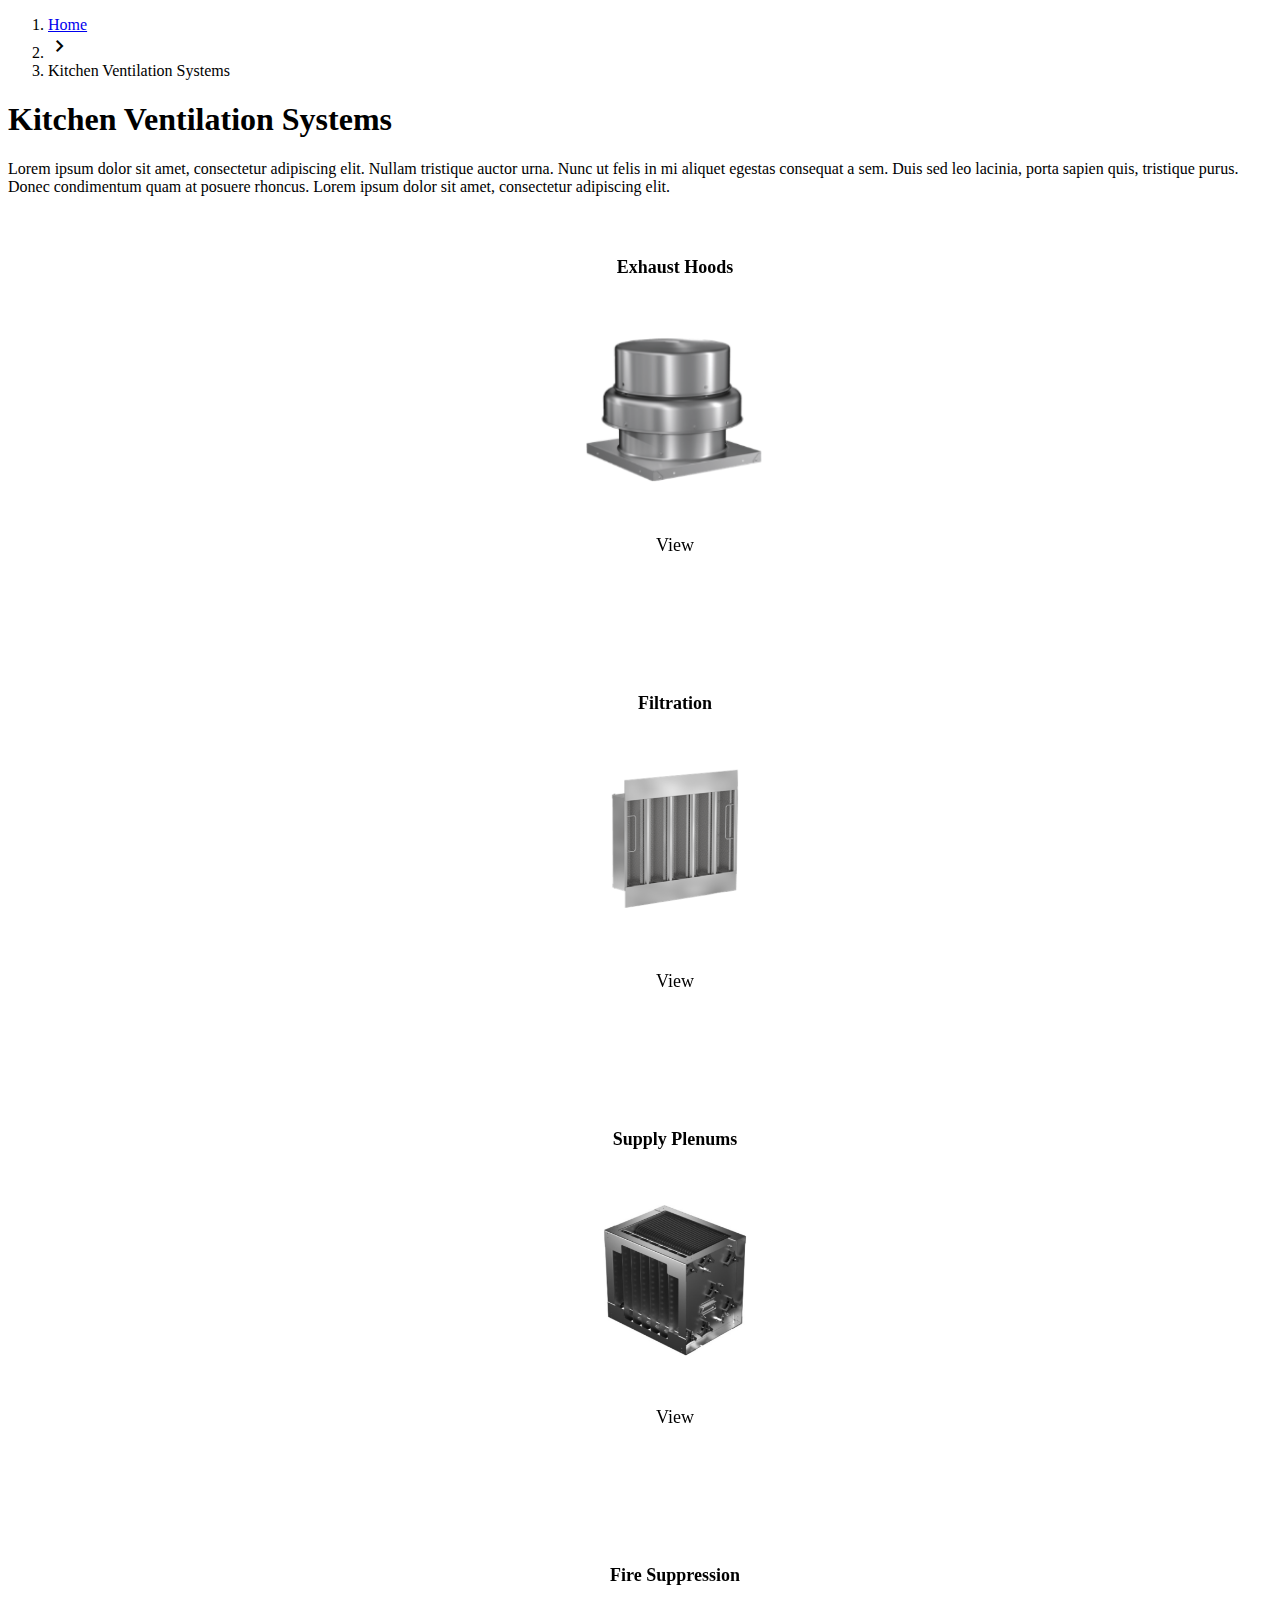
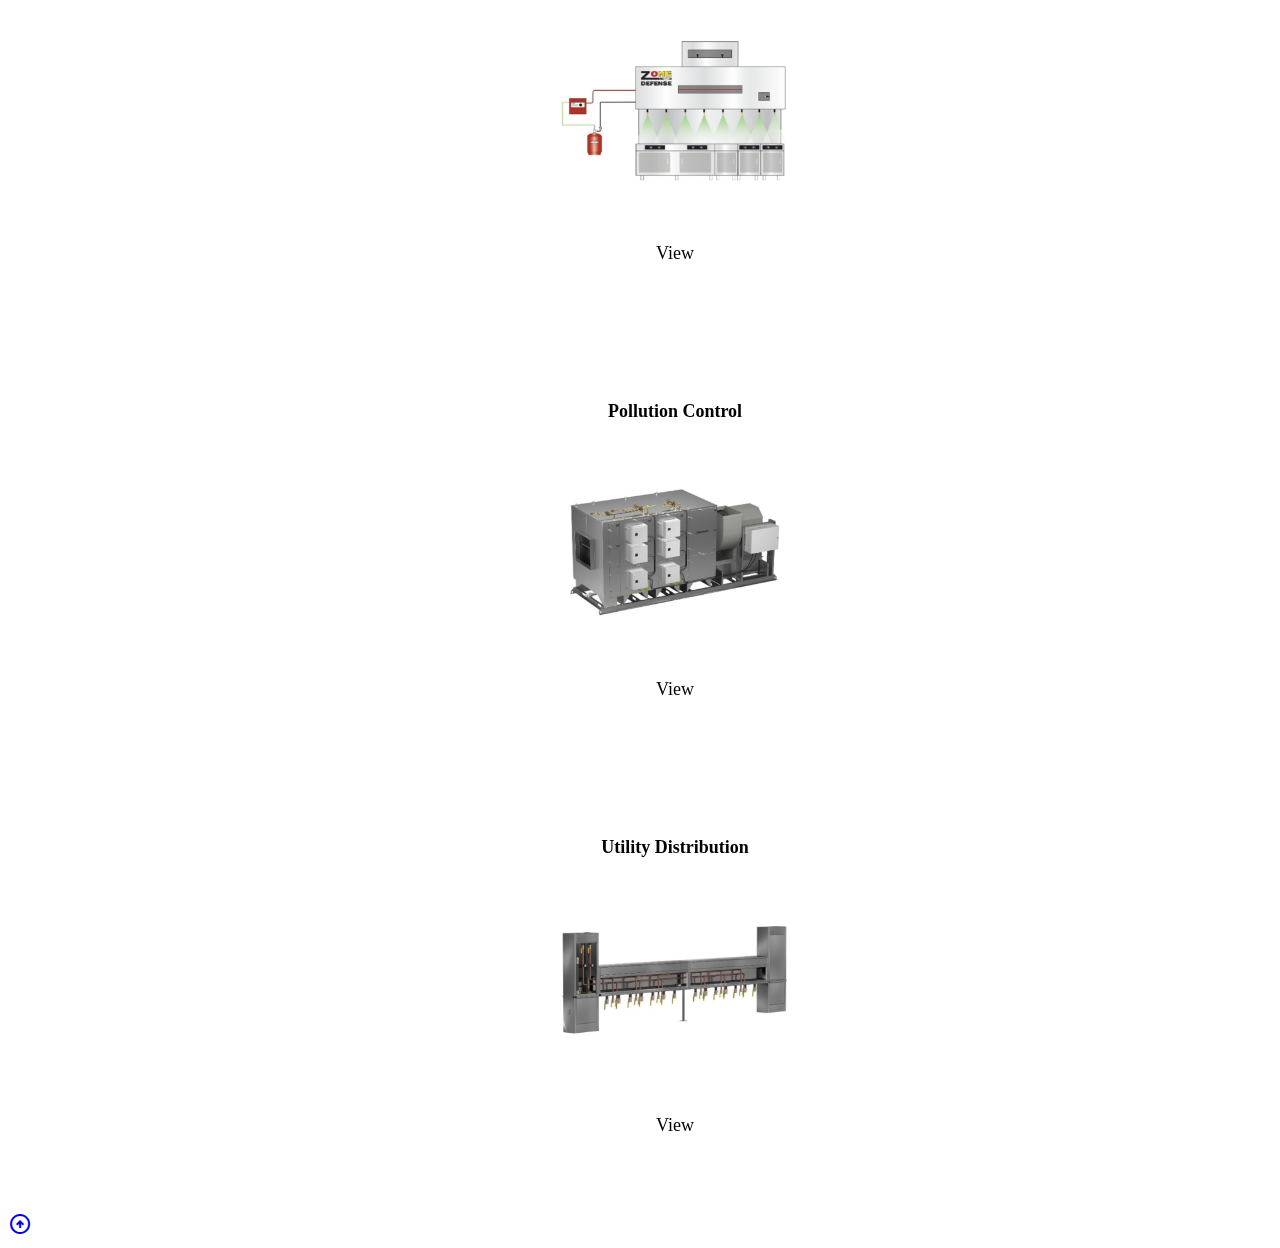
<file: index.html>
<!DOCTYPE html>
<html lang="en" dir="ltr">

<head>
  <meta charset="UTF-8" />
  <meta name="viewport" content="width=device-width, initial-scale=1.0" />
  <meta http-equiv="X-UA-Compatible" content="IE=edge" />

  <!-- Primary Meta Tags -->
  <title>
    Kitchen Ventilation Systems | Professional Commercial Kitchen Solutions
  </title>
  <meta name="title" content="Kitchen Ventilation Systems | Professional Commercial Kitchen Solutions" />
  <meta name="description" content="Professional kitchen ventilation systems including exhaust hoods, filtration systems, external supply plenums, and fire suppression solutions for commercial kitchens." />
  <meta name="keywords" content="kitchen ventilation, exhaust hoods, commercial kitchen, filtration systems, fire suppression, HVAC, kitchen equipment" />
  <meta name="author" content="Kitchen Ventilation Solutions" />
  <meta name="robots" content="index, follow, max-image-preview:large, max-snippet:-1, max-video-preview:-1" />
  <meta name="googlebot" content="index, follow" />
  <meta name="bingbot" content="index, follow" />

  <!-- Canonical URL -->
  <link rel="canonical" href="https://www.greenheck.com/" />

  <!-- Open Graph / Facebook -->
  <meta property="og:type" content="website" />
  <meta property="og:url" content="https://www.greenheck.com/" />
  <meta property="og:title" content="Kitchen Ventilation Systems | Professional Commercial Kitchen Solutions" />
  <meta property="og:description" content="Professional kitchen ventilation systems including exhaust hoods, filtration systems, external supply plenums, and fire suppression solutions for commercial kitchens." />
  <meta property="og:image" content="https://www.greenheck.com/images/og-image.jpg" />
  <meta property="og:image:width" content="1200" />
  <meta property="og:image:height" content="630" />
  <meta property="og:image:alt" content="Commercial kitchen ventilation system showing exhaust hoods and filtration" />
  <meta property="og:site_name" content="Kitchen Ventilation Solutions" />
  <meta property="og:locale" content="en_US" />

  <!-- Twitter -->
  <meta name="twitter:card" content="summary_large_image" />
  <meta name="twitter:url" content="https://www.greenheck.com/" />
  <meta name="twitter:title" content="Kitchen Ventilation Systems | Professional Commercial Kitchen Solutions" />
  <meta name="twitter:description" content="Professional kitchen ventilation systems including exhaust hoods, filtration systems, external supply plenums, and fire suppression solutions for commercial kitchens." />
  <meta name="twitter:image" content="https://www.greenheck.com/images/twitter-image.jpg" />
  <meta name="twitter:image:alt" content="Commercial kitchen ventilation system" />
  <meta name="twitter:creator" content="@kitchenvent" />
  <meta name="twitter:site" content="@kitchenvent" />

  <!-- Additional SEO Meta Tags -->
  <meta name="theme-color" content="#2563eb" />
  <meta name="msapplication-TileColor" content="#2563eb" />
  <meta name="application-name" content="Kitchen Ventilation" />
  <meta name="apple-mobile-web-app-title" content="Kitchen Ventilation" />
  <meta name="apple-mobile-web-app-capable" content="yes" />
  <meta name="apple-mobile-web-app-status-bar-style" content="default" />

  <!-- Preconnect for Performance -->
  <link rel="preconnect" href="https://fonts.googleapis.com" />
  <link rel="preconnect" href="https://fonts.gstatic.com" crossorigin />
  <link rel="preconnect" href="https://www.google-analytics.com" />

  <!-- DNS Prefetch -->
  <link rel="dns-prefetch" href="//fonts.googleapis.com" />
  <link rel="dns-prefetch" href="//www.google-analytics.com" />

  <!-- Favicon -->
  <link rel="icon" type="image/x-icon" href="/favicon.ico" />
  <link rel="icon" type="image/png" sizes="32x32" href="/favicon-32x32.png" />
  <link rel="icon" type="image/png" sizes="16x16" href="/favicon-16x16.png" />
  <link rel="apple-touch-icon" sizes="180x180" href="/apple-touch-icon.png" />
  <link rel="manifest" href="/site.webmanifest" />

  <!-- Material Symbols -->
  <link rel="stylesheet" href="https://fonts.googleapis.com/css2?family=Material+Symbols+Outlined" />

  <!-- External CSS -->
  <link rel="stylesheet" href="css/styles.css" />

  <!-- Schema.org JSON-LD Structured Data -->
  <script type="application/ld+json">
      {
        "@context": "https://schema.org",
        "@graph": [
          {
            "@type": "Organization",
            "@id": "https://www.greenheck.com/#organization",
            "name": "Kitchen Ventilation Solutions",
            "url": "https://www.greenheck.com",
            "logo": {
              "@type": "ImageObject",
              "url": "https://www.greenheck.com/images/logo.png",
              "width": 200,
              "height": 60
            },
            "sameAs": [
              "https://twitter.com/kitchenvent",
              "https://www.facebook.com/kitchenventilation",
              "https://www.linkedin.com/company/kitchen-ventilation"
            ],
            "contactPoint": {
              "@type": "ContactPoint",
              "telephone": "+1-555-123-4567",
              "contactType": "customer service",
              "availableLanguage": "English"
            },
            "address": {
              "@type": "PostalAddress",
              "addressCountry": "US",
              "addressLocality": "New York"
            }
          },
          {
            "@type": "WebSite",
            "@id": "https://www.greenheck.com/#website",
            "url": "https://www.greenheck.com",
            "name": "Kitchen Ventilation Systems | Professional Commercial Kitchen Solutions",
            "description": "Professional kitchen ventilation systems including exhaust hoods, filtration systems, external supply plenums, and fire suppression solutions for commercial kitchens.",
            "publisher": {
              "@id": "https://www.greenheck.com/#organization"
            },
            "potentialAction": {
              "@type": "SearchAction",
              "target": "https://www.greenheck.com/search?q={search_term_string}",
              "query-input": "required name=search_term_string"
            }
          },
          {
            "@type": "BreadcrumbList",
            "@id": "https://www.greenheck.com/#breadcrumb",
            "itemListElement": [
              {
                "@type": "ListItem",
                "position": 1,
                "name": "Home",
                "item": "https://www.greenheck.com"
              },
              {
                "@type": "ListItem",
                "position": 2,
                "name": "Kitchen Ventilation Systems",
                "item": "https://www.greenheck.com/kitchen-ventilation-systems"
              }
            ]
          },
          {
            "@type": "Product",
            "@id": "https://www.greenheck.com/#exhaust-hoods",
            "name": "Exhaust Hoods",
            "description": "Professional commercial kitchen exhaust hoods designed for efficient smoke and grease removal",
            "category": "Kitchen Ventilation Equipment",
            "brand": {
              "@id": "https://www.greenheck.com/#organization"
            },
            "image": "https://www.greenheck.com/images/exhaust-hoods.jpg",
            "offers": {
              "@type": "Offer",
              "priceCurrency": "USD",
              "availability": "https://schema.org/InStock"
            }
          },
          {
            "@type": "Product",
            "@id": "https://www.greenheck.com/#filtration",
            "name": "Filtration Systems",
            "description": "Advanced filtration systems for commercial kitchen ventilation with multiple baffle designs",
            "category": "Kitchen Ventilation Equipment",
            "brand": {
              "@id": "https://www.greenheck.com/#organization"
            },
            "image": "https://www.greenheck.com/images/filtration.jpg",
            "offers": {
              "@type": "Offer",
              "priceCurrency": "USD",
              "availability": "https://schema.org/InStock"
            }
          },
          {
            "@type": "Product",
            "@id": "https://www.greenheck.com/#supply-plenums",
            "name": "External Supply Plenums",
            "description": "HVAC supply plenums for commercial kitchen ventilation systems",
            "category": "Kitchen Ventilation Equipment",
            "brand": {
              "@id": "https://www.greenheck.com/#organization"
            },
            "image": "https://www.greenheck.com/images/supply-plenums.jpg",
            "offers": {
              "@type": "Offer",
              "priceCurrency": "USD",
              "availability": "https://schema.org/InStock"
            }
          },
          {
            "@type": "Product",
            "@id": "https://www.greenheck.com/#fire-suppression",
            "name": "Fire Suppression Systems",
            "description": "Commercial kitchen fire suppression systems with automatic detection and suppression",
            "category": "Kitchen Safety Equipment",
            "brand": {
              "@id": "https://www.greenheck.com/#organization"
            },
            "image": "https://www.greenheck.com/images/fire-suppression.jpg",
            "offers": {
              "@type": "Offer",
              "priceCurrency": "USD",
              "availability": "https://schema.org/InStock"
            }
          }
        ]
      }
    </script>
</head>

<body>
  <!-- Anchor for scroll to top -->
  <div id="top"></div>

  <!-- Main Content -->
  <main id="main-content" role="main">
    <div class="main-container">
      <!-- Breadcrumb Navigation -->
      <nav class="breadcrumb" aria-label="Breadcrumb navigation">
        <ol class="breadcrumb-list">
          <li class="breadcrumb-item">
            <a href="/" class="breadcrumb-link">Home</a>
          </li>
          <li class="breadcrumb-item">
            <span class="material-symbols-outlined breadcrumb-arrow">chevron_right</span>
          </li>
          <li class="breadcrumb-item">
            <span class="breadcrumb-current" aria-current="page">Kitchen Ventilation Systems</span>
          </li>
        </ol>
      </nav>

      <!-- Page Header -->
      <header class="page-header">
        <h1 class="page-title">Kitchen Ventilation Systems</h1>
        <p class="page-description">
          Lorem ipsum dolor sit amet, consectetur adipiscing elit. Nullam tristique auctor urna. Nunc ut felis in mi aliquet egestas consequat a sem. Duis sed leo lacinia, porta sapien quis, tristique purus. Donec
          condimentum quam at posuere rhoncus. Lorem ipsum dolor sit amet, consectetur adipiscing elit.
        </p>
      </header>

      <!-- Product Grid -->
      <section class="products-section" aria-label="Roof products">
        <ul class="product-cards" role="list">
          <li>
            <article data-application="special-ventilation restaurant high-temp smoke-control" data-certifications="amca-air-sound ul-705 high-wind" data-impeller="centaxial-wheel" data-drive="belt-drive"
              data-housing="spun-aluminum" data-discharge="downblast" class="product-card" itemscope itemtype="https://schema.org/Product">
              <!-- Front side -->
              <div class="product-card-front">
                <h3 class="product-category" itemprop="category">Exhaust Hoods</h3>
                <div class="product-image-container">
                  <img src="./imgs/prd-1.png" alt="Professional exhaust hood system for industrial ventilation" class="product-image" itemprop="image" width="228" height="194" loading="lazy">
                </div>
                <div class="product-card-footer">
                  <meta itemprop="name" content="Exhaust Hoods">
                  <meta itemprop="description" content="Professional exhaust hood systems for industrial ventilation">
                  <button class="product-details-btn" aria-label="View details for Exhaust Hoods">View</button>
                </div>
              </div>
            </article>
          </li>

          <li>
            <article data-application="restaurant high-temp" data-certifications="ul-restaurant-exhaust ul-smoke-control" data-impeller="mixed-flow-wheel" data-drive="direct-drive" data-housing="fab-h-hood"
              data-discharge="upblast" class="product-card" itemscope itemtype="https://schema.org/Product">
              <!-- Front side -->
              <div class="product-card-front">
                <h3 class="product-category" itemprop="category">Filtration</h3>
                <div class="product-image-container">
                  <img src="./imgs/Filteration.png" alt="Advanced filtration system for air quality management" class="product-image" itemprop="image" width="228" height="194" loading="lazy">
                </div>
                <div class="product-card-footer">
                  <meta itemprop="name" content="Filtration Systems">
                  <meta itemprop="description" content="Advanced filtration solutions for air quality management">
                  <button class="product-details-btn" aria-label="View details for Filtration Systems">View</button>
                </div>
              </div>
            </article>
          </li>

          <li>
            <article data-application="special-ventilation smoke-control" data-certifications="amca-feg-sound-air miami-dade oshpd" data-impeller="propeller" data-drive="belt-drive" data-housing="tubular"
              data-discharge="downblast" class="product-card" itemscope itemtype="https://schema.org/Product">
              <!-- Front side -->
              <div class="product-card-front">
                <h3 class="product-category" itemprop="category">Supply Plenums</h3>
                <div class="product-image-container">
                  <img src="./imgs/External Supply Plenums.png" alt="External supply plenum system for optimal air distribution" class="product-image" itemprop="image" width="228" height="194" loading="lazy">
                </div>
                <div class="product-card-footer">
                  <meta itemprop="name" content="External Supply Plenums">
                  <meta itemprop="description" content="External supply plenum systems for optimal air distribution">
                  <button class="product-details-btn" aria-label="View details for External Supply Plenums">View</button>
                </div>
              </div>
            </article>
          </li>

          <li>
            <article data-application="restaurant high-temp" data-certifications="ul-705 amca-air-sound" data-impeller="centaxial-wheel" data-drive="direct-drive" data-housing="spun-aluminum" data-discharge="upblast"
              class="product-card" itemscope itemtype="https://schema.org/Product">
              <!-- Front side -->
              <div class="product-card-front">
                <h3 class="product-category" itemprop="category">Fire Suppression</h3>
                <div class="product-image-container">
                  <img src="./imgs/Fire Supression.png" alt="Comprehensive fire suppression system for industrial safety" class="product-image" itemprop="image" width="228" height="194" loading="lazy">
                </div>
                <div class="product-card-footer">
                  <meta itemprop="name" content="Fire Suppression Systems">
                  <meta itemprop="description" content="Comprehensive fire suppression solutions for industrial safety">
                  <button class="product-details-btn" aria-label="View details for Fire Suppression Systems">View</button>
                </div>
              </div>
            </article>
          </li>

          <li>
            <article data-application="special-ventilation" data-certifications="amca-air-sound" data-impeller="mixed-flow-wheel" data-drive="belt-drive" data-housing="spun-aluminum" data-discharge="downblast"
              class="product-card" itemscope itemtype="https://schema.org/Product">
              <!-- Front side -->
              <div class="product-card-front">
                <h3 class="product-category" itemprop="category">Pollution Control</h3>
                <div class="product-image-container">
                  <img src="./imgs/Pollution Control.png" alt="Advanced pollution control system for environmental compliance" class="product-image" itemprop="image" width="228" height="194" loading="lazy">
                </div>
                <div class="product-card-footer">
                  <meta itemprop="name" content="Pollution Control">
                  <meta itemprop="description" content="Advanced pollution control systems for environmental compliance">
                  <button class="product-details-btn" aria-label="View details for Pollution Control">View</button>
                </div>
              </div>
            </article>
          </li>

          <li>
            <article data-application="restaurant" data-certifications="ul-restaurant-exhaust" data-impeller="propeller" data-drive="direct-drive" data-housing="fab-h-hood" data-discharge="upblast" class="product-card"
              itemscope itemtype="https://schema.org/Product">
              <!-- Front side -->
              <div class="product-card-front">
                <h3 class="product-category" itemprop="category">Utility Distribution</h3>
                <div class="product-image-container">
                  <img src="./imgs/Utility Distribution.png" alt="Efficient utility distribution system for industrial facilities" class="product-image" itemprop="image" width="228" height="194" loading="lazy">
                </div>
                <div class="product-card-footer">
                  <meta itemprop="name" content="Utility Distribution">
                  <meta itemprop="description" content="Efficient utility distribution systems for industrial facilities">
                  <button class="product-details-btn" aria-label="View details for Utility Distribution">View</button>
                </div>
              </div>
            </article>
          </li>
        </ul>
      </section>
    </div>
  </main>

  <!-- Scroll to Top Button -->
  <a href="#top" class="scroll-to-top" aria-label="Scroll to top">
    <span class="material-symbols-outlined scroll-to-top">arrow_circle_up</span>
  </a>

  <!-- Performance and Analytics Scripts -->
  <script>
    // Performance optimization: Lazy load images
    document.addEventListener("DOMContentLoaded", function () {
      // Add loading="lazy" to images when they're added
      const images = document.querySelectorAll("img");
      images.forEach((img) => {
        img.setAttribute("loading", "lazy");
      });

      // Smooth scrolling for anchor links
      const anchorLinks = document.querySelectorAll('a[href^="#"]');
      anchorLinks.forEach((link) => {
        link.addEventListener("click", function (e) {
          e.preventDefault();
          const target = document.querySelector(this.getAttribute("href"));
          if (target) {
            target.scrollIntoView({
              behavior: "smooth",
              block: "start",
            });
          }
        });
      });
    });

    // Service Worker registration for PWA capabilities
    if ("serviceWorker" in navigator) {
      window.addEventListener("load", function () {
        navigator.serviceWorker
          .register("/sw.js")
          .then(function (registration) {
            console.log("ServiceWorker registration successful");
          })
          .catch(function (err) {
            console.log("ServiceWorker registration failed");
          });
      });
    }
  </script>
</body>

</html>
</file>
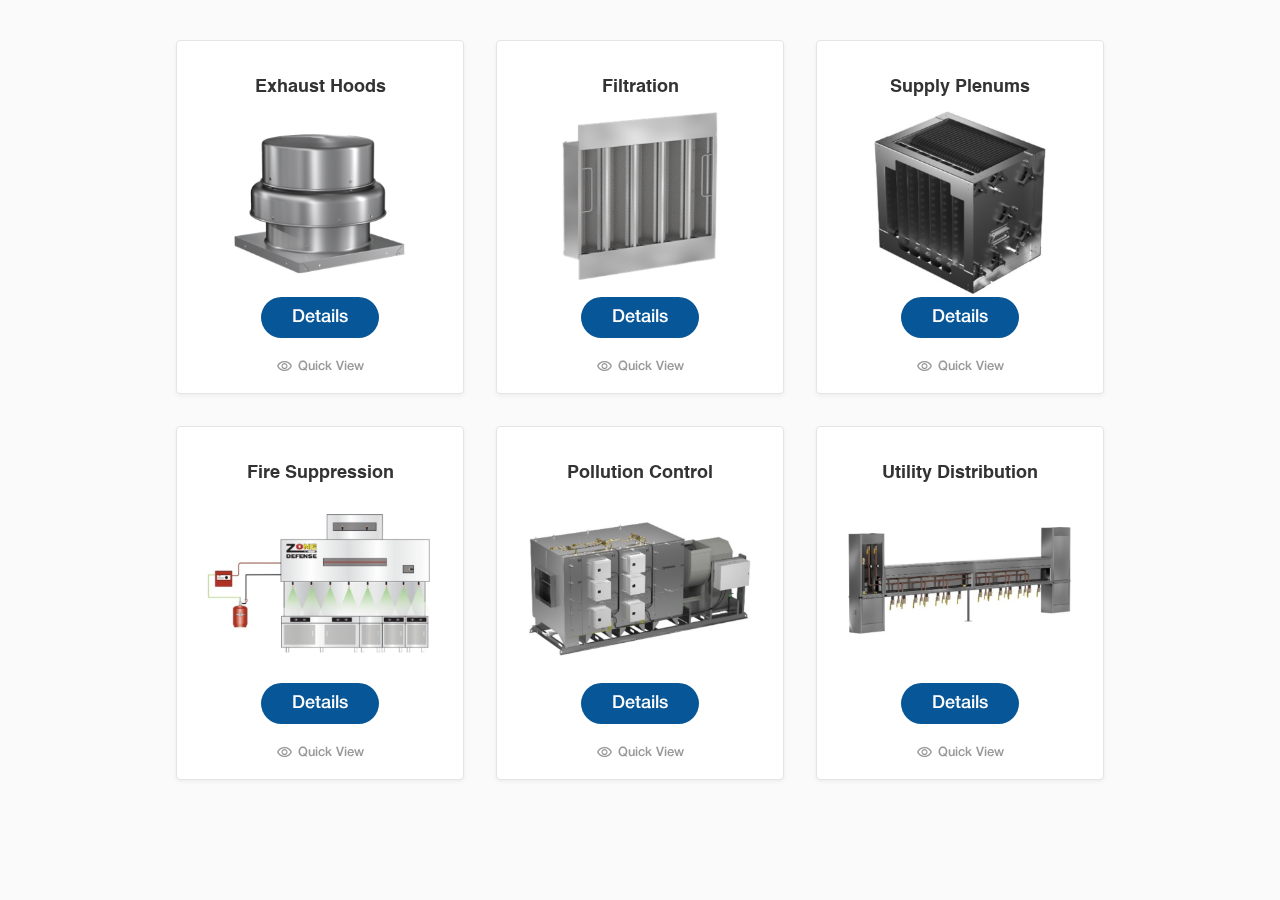
<file: card.html>
<!DOCTYPE html>
<html lang="en">

<head>
    <meta charset="UTF-8">
    <meta name="viewport" content="width=device-width, initial-scale=1.0">
    <meta name="description"
        content="Browse our comprehensive collection of industrial ventilation products including exhaust hoods, filtration systems, supply plenums, fire suppression, pollution control, and utility distribution solutions.">
    <meta name="keywords" content="exhaust hoods, filtration systems, fire suppression, pollution control, utility distribution, industrial ventilation">
    <meta name="author" content="Your Company Name">
    <meta name="theme-color" content="#075697">

    <!-- Open Graph / Facebook -->
    <meta property="og:type" content="website">
    <meta property="og:title" content="Industrial Ventilation Products">
    <meta property="og:description" content="Professional ventilation and air quality solutions for industrial applications">
    <meta property="og:image" content="./imgs/prd-1.png">

    <!-- Twitter -->
    <meta name="twitter:card" content="summary_large_image">
    <meta name="twitter:title" content="Industrial Ventilation Products">
    <meta name="twitter:description" content="Professional ventilation and air quality solutions for industrial applications">

    <title>Industrial Ventilation Products | Professional Solutions</title>

    <!-- Preload critical fonts -->
    <link rel="preload" href="./fonts/Helvetica-Bold.ttf" as="font" type="font/ttf" crossorigin>
    <link rel="preload" href="./fonts/HelveticaNeueMedium.otf" as="font" type="font/otf" crossorigin>

    <style>
        /* Critical CSS - Inlined for performance */

        /* Optimized font loading - only used fonts */
        @font-face {
            font-family: "Helvetica-Bold";
            src: url("./fonts/Helvetica-Bold.ttf") format("truetype");
            font-display: swap;
            font-weight: 700;
        }

        @font-face {
            font-family: "HelveticaNeue-Medium";
            src: url("./fonts/HelveticaNeueMedium.otf") format("opentype");
            font-display: swap;
            font-weight: 500;
        }

        /* CSS Reset */
        *,
        *::before,
        *::after {
            box-sizing: border-box;
            margin: 0;
            padding: 0;
        }

        /* Root variables for maintainability */
        :root {
            --primary-color: #075697;
            --primary-hover: rgba(7, 86, 151, 0.9);
            --text-primary: #333;
            --text-secondary: #999;
            --border-color: #e5e5e5;
            --white: #fff;
            --shadow-sm: 0 2px 4px rgba(0, 0, 0, 0.05);
            --transition-fast: 0.2s ease;
            --border-radius-sm: 4px;
            --border-radius-pill: 21px;
            --spacing-sm: 6px;
            --spacing-md: 15px;
            --spacing-lg: 30px;
            --spacing-xl: 32px;
        }

        body {
            font-family: -apple-system, BlinkMacSystemFont, "Segoe UI", Roboto, "Helvetica Neue", Arial, sans-serif;
            line-height: 1.5;
            color: var(--text-primary);
            background-color: #fafafa;
            -webkit-font-smoothing: antialiased;
            -moz-osx-font-smoothing: grayscale;
        }

        .skip-link {
            position: absolute;
            top: -40px;
            left: 0;
            background: var(--primary-color);
            color: var(--white);
            padding: 8px;
            text-decoration: none;
            z-index: 100;
        }

        .skip-link:focus {
            top: 0;
        }

        .sr-only {
            position: absolute;
            width: 1px;
            height: 1px;
            padding: 0;
            margin: -1px;
            overflow: hidden;
            clip: rect(0, 0, 0, 0);
            white-space: nowrap;
            border-width: 0;
        }

        main {
            padding: 40px 20px;
            max-width: 1280px;
            margin: 0 auto;
        }

        .page-header {
            text-align: center;
            margin-bottom: 40px;
        }

        .page-header h1 {
            font-family: 'Helvetica-Bold', -apple-system, sans-serif;
            font-size: clamp(24px, 5vw, 32px);
            font-weight: 700;
            color: var(--text-primary);
            margin-bottom: 12px;
        }

        .page-header p {
            font-size: 16px;
            color: var(--text-secondary);
            max-width: 600px;
            margin: 0 auto;
        }

        .product-cards {
            display: grid;
            grid-template-columns: repeat(auto-fit, minmax(280px, 288px));
            gap: var(--spacing-xl);
            justify-content: center;
            list-style: none;
        }

        .product-cards li {
            position: relative;
        }

        .product-card {
            width: 100%;
            max-width: 288px;
            height: 354px;
            border: 1px solid var(--border-color);
            border-radius: var(--border-radius-sm);
            background-color: var(--white);
            position: relative;
            box-shadow: var(--shadow-sm);
            transition: box-shadow var(--transition-fast);
            transform-style: preserve-3d;
            perspective: 1000px;
        }

        .product-card:hover {
            box-shadow: 0 4px 12px rgba(0, 0, 0, 0.1);
        }

        .product-card:focus-within {
            outline: 2px solid var(--primary-color);
            outline-offset: 2px;
        }

        .product-category {
            width: 100%;
            height: 33px;
            color: var(--text-primary);
            font-family: 'Helvetica-Bold', -apple-system, sans-serif;
            font-size: 18px;
            font-weight: 700;
            text-align: center;
            line-height: 1.8;
        }

        .product-image-container {
            height: 100%;
            max-height: 194px;
            width: 100%;
            display: flex;
            justify-content: center;
            align-items: center;
        }

        .product-image {
            max-width: 100%;
            max-height: 100%;
            height: auto;
            width: auto;
            object-fit: contain;
        }

        .product-details-btn {
            width: 118px;
            height: 42px;
            border-radius: var(--border-radius-pill);
            background-color: var(--primary-color);
            color: var(--white);
            font-family: 'HelveticaNeue-Medium', -apple-system, sans-serif;
            font-size: 18px;
            font-weight: 500;
            border: none;
            cursor: pointer;
            margin-bottom: 17px;
            transition: background-color var(--transition-fast), transform var(--transition-fast);
            -webkit-tap-highlight-color: transparent;
        }

        .product-details-btn:hover {
            background-color: var(--primary-hover);
            transform: scale(1.02);
        }

        .product-details-btn:focus {
            outline: 2px solid var(--primary-color);
            outline-offset: 2px;
        }

        .product-details-btn:active {
            transform: scale(0.98);
        }

        .is-flipped .quick-view-link {
            color: var(--primary-color);
        }

        .quick-view-link {
            display: flex;
            align-items: center;
            justify-content: center;
            gap: var(--spacing-sm);
            height: 23px;
            color: var(--text-secondary);
            font-family: 'HelveticaNeue-Medium', -apple-system, sans-serif;
            font-size: 13px;
            font-weight: 400;
            text-decoration: none;
            transition: color var(--transition-fast);
            -webkit-tap-highlight-color: transparent;
        }

        .quick-view-link:hover,
        .quick-view-link:focus {
            color: var(--primary-color);
        }

        .quick-view-link:hover svg,
        .quick-view-link:focus svg {
            fill: var(--primary-color);
        }

        .quick-view-link:focus {
            outline: 2px solid var(--primary-color);
            outline-offset: 2px;
            border-radius: 2px;
        }

        .quick-view-link:hover .quick-view-icon path {
            fill: var(--primary-color);
        }

        .quick-view-icon {
            flex-shrink: 0;
            transition: fill var(--transition-fast);
        }

        .quick-view-icon path {
            transition: fill var(--transition-fast);
        }

        .visibility-off {
            width: 15px;
            height: 14px;
        }

        .visibility-on {
            width: 15px;
            height: 10px;
            margin-bottom: 2px;
            fill: var(--text-secondary);
        }

        /* Show visibility by default, hide visibility-off */
        .quick-view-icon.visibility-off {
            display: none;
        }

        .quick-view-icon.visibility-on {
            display: inline-block;
        }

        /* When flipped: hide visibility, show visibility-off */
        .product-card.is-flipped .quick-view-icon.visibility-off {
            display: inline-block;
        }

        .product-card.is-flipped .quick-view-icon.visibility-on {
            display: none;
        }

        /* Responsive adjustments */
        @media (max-width: 768px) {
            main {
                padding: 24px 16px;
            }

            .product-cards {
                gap: 20px;
                grid-template-columns: repeat(auto-fit, minmax(260px, 1fr));
            }

            .product-card {
                max-width: 100%;
            }
        }

        @media (max-width: 480px) {
            .product-cards {
                grid-template-columns: 1fr;
            }
        }

        /* Print styles */
        @media print {
            .product-cards {
                display: grid;
                grid-template-columns: repeat(2, 1fr);
            }
        }

        /* Reduced motion for accessibility */
        @media (prefers-reduced-motion: reduce) {

            *,
            *::before,
            *::after {
                animation-duration: 0.01ms !important;
                animation-iteration-count: 1 !important;
                transition-duration: 0.01ms !important;
            }
        }

        /* Front side (default view) */
        .product-card-front {
            width: 100%;
            height: 100%;
            padding: var(--spacing-lg) var(--spacing-lg) var(--spacing-md);
            display: flex;
            flex-direction: column;
            align-items: center;
        }

        /* Back side (product overview) */
        .product-card-back {
            position: absolute;
            top: 0;
            left: 0;
            width: 100%;
            height: 308px;
            background-color: rgba(255, 255, 255, 0.95);
            border-radius: 3px;
            padding: 23px 16px 0 16px;
            display: flex;
            flex-direction: column;
            overflow-y: hidden;
            cursor: pointer;
            opacity: 0;
            visibility: hidden;
            transition: opacity 0.3s ease, visibility 0.3s ease;
        }

        .product-card.is-flipped .product-card-back {
            opacity: 1;
            visibility: visible;
        }

        .close-btn {
            position: absolute;
            top: 10px;
            right: 10px;
            background: none;
            border: none;
            font-size: 18px;
            cursor: pointer;
            color: #999;
            width: 24px;
            height: 24px;
            display: flex;
            align-items: center;
            justify-content: center;
            border-radius: 50%;
            transition: background-color 0.2s ease, color 0.2s ease;
            z-index: 10;
        }

        .close-btn:hover {
            background-color: #f0f0f0;
            color: #333;
        }

        .product-overview-description {
            font-family: 'HelveticaNeue-Medium', -apple-system, sans-serif;
            font-size: 12px;
            line-height: 17px;
            color: #333333;
            margin-bottom: 12px;
        }

        .product-overview-specs {
            font-family: 'HelveticaNeue-Medium', -apple-system, sans-serif;
            font-size: 12px;
            line-height: 17px;
            color: #333333;
            margin-bottom: 12px;
            list-style: none;
            padding: 0;
            margin: 5px 0 16px 0;
        }

        .product-overview-specs li {
            margin-bottom: 0;
        }

        .product-overview-certifications {
            font-family: 'HelveticaNeue-Medium', -apple-system, sans-serif;
            font-size: 12px;
            line-height: 17px;
            color: #333333;
            margin-bottom: 0;
        }

        .product-overview-certifications h4 {
            font-family: 'Helvetica-Bold', -apple-system, sans-serif;
            font-size: 12px;
            font-weight: 700;
            margin: 0 0 1px 0;
            color: #333333;
        }

        .product-overview-certifications ul {
            list-style: none;
            padding: 0;
            margin: 0;
        }

        .product-overview-certifications li {
            margin-bottom: 0;
            position: relative;
            padding-left: 9px;
        }

        .product-overview-certifications li::before {
            content: "•";
            position: absolute;
            left: 0;
            color: #333333;
        }

        /* Mobile adjustments for flip cards */
        @media (max-width: 768px) {
            .product-card {
                height: 320px;
            }

            .product-card-back {
                padding: 16px 12px 16px 12px;
            }

            .product-overview-description,
            .product-overview-specs,
            .product-overview-certifications {
                font-size: 11px;
                line-height: 16px;
            }
        }
    </style>

    <!-- Schema.org structured data for products -->
    <script type="application/ld+json">
    {
      "@context": "https://schema.org",
      "@type": "ItemList",
      "name": "Industrial Ventilation Products",
      "description": "Comprehensive collection of industrial ventilation and air quality solutions",
      "numberOfItems": 6,
      "itemListElement": [
        {
          "@type": "ListItem",
          "position": 1,
          "item": {
            "@type": "Product",
            "name": "Exhaust Hoods",
            "description": "Professional exhaust hood systems for industrial ventilation",
            "image": "./imgs/prd-1.png",
            "category": "Industrial Ventilation",
            "brand": {
              "@type": "Brand",
              "name": "Your Company Name"
            }
          }
        },
        {
          "@type": "ListItem",
          "position": 2,
          "item": {
            "@type": "Product",
            "name": "Filtration Systems",
            "description": "Advanced filtration solutions for air quality management",
            "image": "./imgs/Filteration.png",
            "category": "Air Filtration",
            "brand": {
              "@type": "Brand",
              "name": "Your Company Name"
            }
          }
        },
        {
          "@type": "ListItem",
          "position": 3,
          "item": {
            "@type": "Product",
            "name": "External Supply Plenums",
            "description": "External supply plenum systems for optimal air distribution",
            "image": "./imgs/External Supply Plenums.png",
            "category": "Air Distribution",
            "brand": {
              "@type": "Brand",
              "name": "Your Company Name"
            }
          }
        },
        {
          "@type": "ListItem",
          "position": 4,
          "item": {
            "@type": "Product",
            "name": "Fire Suppression Systems",
            "description": "Comprehensive fire suppression solutions for industrial safety",
            "image": "./imgs/Fire Supression.png",
            "category": "Safety Systems",
            "brand": {
              "@type": "Brand",
              "name": "Your Company Name"
            }
          }
        },
        {
          "@type": "ListItem",
          "position": 5,
          "item": {
            "@type": "Product",
            "name": "Pollution Control",
            "description": "Advanced pollution control systems for environmental compliance",
            "image": "./imgs/Pollution Control.png",
            "category": "Environmental Control",
            "brand": {
              "@type": "Brand",
              "name": "Your Company Name"
            }
          }
        },
        {
          "@type": "ListItem",
          "position": 6,
          "item": {
            "@type": "Product",
            "name": "Utility Distribution",
            "description": "Efficient utility distribution systems for industrial facilities",
            "image": "./imgs/Utility Distribution.png",
            "category": "Utility Systems",
            "brand": {
              "@type": "Brand",
              "name": "Your Company Name"
            }
          }
        }
      ]
    }
    </script>
</head>

<body>
    <!-- Skip to main content for accessibility -->
    <a href="#main-content" class="skip-link">Skip to main content</a>
    <main id="main-content">
        <h1 class="sr-only">Industrial Ventilation Products</h1>
        <ul class="product-cards" role="list">
            <li>
                <article class="product-card" itemscope itemtype="https://schema.org/Product">
                    <!-- Front side -->
                    <div class="product-card-front">
                        <h3 class="product-category" itemprop="category">Exhaust Hoods</h3>
                        <div class="product-image-container">
                            <img src="./imgs/prd-1.png" alt="Professional exhaust hood system for industrial ventilation" class="product-image" itemprop="image" width="228" height="194" loading="lazy">
                        </div>
                        <meta itemprop="name" content="Exhaust Hoods">
                        <meta itemprop="description" content="Professional exhaust hood systems for industrial ventilation">
                        <button class="product-details-btn" aria-label="View details for Exhaust Hoods">Details</button>
                        <a href="#exhaust-hoods" class="quick-view-link" aria-label="Quick view of Exhaust Hoods">
                            <svg class="quick-view-icon visibility-off" aria-hidden="true" viewBox="0 0 15 14">
                                <path fill="#075697"
                                    d="M10.295 7.424 9.307 6.4q.153-.83-.46-1.556-.614-.724-1.586-.565l-.988-1.025q.29-.142.588-.213.298-.07.639-.07 1.279 0 2.173.928.895.927.895 2.254 0 .353-.068.662t-.205.61m2.182 2.228-.988-.99a7.6 7.6 0 0 0 1.15-1.123q.503-.61.861-1.387-.853-1.785-2.446-2.838Q9.46 2.264 7.5 2.263q-.494 0-.972.07-.477.07-.937.212L4.534 1.45A7.4 7.4 0 0 1 7.5.85q2.574 0 4.585 1.475A8.37 8.37 0 0 1 15 6.152a8.4 8.4 0 0 1-1.031 1.935 7.7 7.7 0 0 1-1.492 1.565M12.818 14l-2.863-2.934q-.597.195-1.202.291a8 8 0 0 1-1.253.098q-2.574 0-4.585-1.476A8.37 8.37 0 0 1 0 6.152q.359-.937.903-1.742a8 8 0 0 1 1.245-1.44L.273.99 1.227 0l12.546 13.01zM3.102 3.96q-.494.46-.903 1.007T1.5 6.152q.853 1.784 2.446 2.837Q5.54 10.039 7.5 10.04q.34 0 .665-.044.323-.045.665-.097l-.614-.672a3 3 0 0 1-.358.08 2.9 2.9 0 0 1-2.531-.902q-.895-.928-.895-2.253 0-.195.025-.372t.077-.37z" />
                            </svg>
                            <svg class="quick-view-icon visibility-on" aria-hidden="true" viewBox="0 0 15 10">
                                <path
                                    d="M7.5 8q1.279 0 2.173-.875A2.86 2.86 0 0 0 10.568 5a2.86 2.86 0 0 0-.895-2.125Q8.78 2 7.5 2t-2.173.875A2.86 2.86 0 0 0 4.432 5q0 1.25.895 2.125Q6.22 8 7.5 8m0-1.2q-.767 0-1.304-.525A1.72 1.72 0 0 1 5.659 5q0-.75.537-1.275T7.5 3.2t1.304.525T9.341 5t-.537 1.275T7.5 6.8m0 3.2a8 8 0 0 1-4.534-1.358A7.76 7.76 0 0 1 0 5a7.76 7.76 0 0 1 2.966-3.642A8 8 0 0 1 7.5 0q2.489 0 4.534 1.358A7.76 7.76 0 0 1 15 5a7.76 7.76 0 0 1-2.966 3.642A8 8 0 0 1 7.5 10m0-1.333q1.926 0 3.537-.992A6.57 6.57 0 0 0 13.5 5a6.57 6.57 0 0 0-2.463-2.675A6.6 6.6 0 0 0 7.5 1.333q-1.926 0-3.537.992A6.57 6.57 0 0 0 1.5 5a6.57 6.57 0 0 0 2.463 2.675 6.6 6.6 0 0 0 3.537.992" />
                            </svg>
                            <span>Quick View</span>
                        </a>
                    </div>
                    <!-- Back side (product overview) -->
                    <div class="product-card-back">
                        <p class="product-overview-description">
                            The model G is a direct drive, spun aluminum fan, designed for roof mounting on a curb for general, clean air exhaust applications. Units feature a spun aluminum housing.
                        </p>
                        <ul class="product-overview-specs">
                            <li>50 to 14,500 cfm</li>
                            <li>Up to 2.75 in. wg.</li>
                        </ul>
                        <div class="product-overview-certifications">
                            <h4>Certifications:</h4>
                            <ul>
                                <li>High Wind & Hurricane</li>
                                <li>Seismic</li>
                                <li>UL/cUL 705</li>
                                <li>AMCA licensed for FEI & Air Performance</li>
                                <li>Additional Bullet</li>
                                <li>Additional Bullet</li>
                                <li>Additional Bullet</li>
                            </ul>
                        </div>
                    </div>
                </article>
            </li>

            <li>
                <article class="product-card" itemscope itemtype="https://schema.org/Product">
                    <!-- Front side -->
                    <div class="product-card-front">
                        <h3 class="product-category" itemprop="category">Filtration</h3>
                        <div class="product-image-container">
                            <img src="./imgs/Filteration.png" alt="Advanced filtration system for air quality management" class="product-image" itemprop="image" width="228" height="194" loading="lazy">
                        </div>
                        <meta itemprop="name" content="Filtration Systems">
                        <meta itemprop="description" content="Advanced filtration solutions for air quality management">
                        <button class="product-details-btn" aria-label="View details for Filtration Systems">Details</button>
                        <a href="#filtration" class="quick-view-link" aria-label="Quick view of Filtration Systems">
                            <svg class="quick-view-icon visibility-off" aria-hidden="true" viewBox="0 0 15 14">
                                <path fill="#075697"
                                    d="M10.295 7.424 9.307 6.4q.153-.83-.46-1.556-.614-.724-1.586-.565l-.988-1.025q.29-.142.588-.213.298-.07.639-.07 1.279 0 2.173.928.895.927.895 2.254 0 .353-.068.662t-.205.61m2.182 2.228-.988-.99a7.6 7.6 0 0 0 1.15-1.123q.503-.61.861-1.387-.853-1.785-2.446-2.838Q9.46 2.264 7.5 2.263q-.494 0-.972.07-.477.07-.937.212L4.534 1.45A7.4 7.4 0 0 1 7.5.85q2.574 0 4.585 1.475A8.37 8.37 0 0 1 15 6.152a8.4 8.4 0 0 1-1.031 1.935 7.7 7.7 0 0 1-1.492 1.565M12.818 14l-2.863-2.934q-.597.195-1.202.291a8 8 0 0 1-1.253.098q-2.574 0-4.585-1.476A8.37 8.37 0 0 1 0 6.152q.359-.937.903-1.742a8 8 0 0 1 1.245-1.44L.273.99 1.227 0l12.546 13.01zM3.102 3.96q-.494.46-.903 1.007T1.5 6.152q.853 1.784 2.446 2.837Q5.54 10.039 7.5 10.04q.34 0 .665-.044.323-.045.665-.097l-.614-.672a3 3 0 0 1-.358.08 2.9 2.9 0 0 1-2.531-.902q-.895-.928-.895-2.253 0-.195.025-.372t.077-.37z" />
                            </svg>
                            <svg class="quick-view-icon visibility-on" aria-hidden="true" viewBox="0 0 15 10">
                                <path
                                    d="M7.5 8q1.279 0 2.173-.875A2.86 2.86 0 0 0 10.568 5a2.86 2.86 0 0 0-.895-2.125Q8.78 2 7.5 2t-2.173.875A2.86 2.86 0 0 0 4.432 5q0 1.25.895 2.125Q6.22 8 7.5 8m0-1.2q-.767 0-1.304-.525A1.72 1.72 0 0 1 5.659 5q0-.75.537-1.275T7.5 3.2t1.304.525T9.341 5t-.537 1.275T7.5 6.8m0 3.2a8 8 0 0 1-4.534-1.358A7.76 7.76 0 0 1 0 5a7.76 7.76 0 0 1 2.966-3.642A8 8 0 0 1 7.5 0q2.489 0 4.534 1.358A7.76 7.76 0 0 1 15 5a7.76 7.76 0 0 1-2.966 3.642A8 8 0 0 1 7.5 10m0-1.333q1.926 0 3.537-.992A6.57 6.57 0 0 0 13.5 5a6.57 6.57 0 0 0-2.463-2.675A6.6 6.6 0 0 0 7.5 1.333q-1.926 0-3.537.992A6.57 6.57 0 0 0 1.5 5a6.57 6.57 0 0 0 2.463 2.675 6.6 6.6 0 0 0 3.537.992" />
                            </svg>
                            <span>Quick View</span>
                        </a>
                    </div>
                    <!-- Back side (product overview) -->
                    <div class="product-card-back">
                        <p class="product-overview-description">
                            Advanced filtration systems designed for optimal air quality management in industrial environments. Features high-efficiency filters and modular design for easy maintenance.
                        </p>
                        <ul class="product-overview-specs">
                            <li>MERV 8-16 filtration levels</li>
                            <li>Up to 95% particle removal efficiency</li>
                        </ul>
                        <div class="product-overview-certifications">
                            <h4>Certifications:</h4>
                            <ul>
                                <li>ASHRAE 52.2 certified</li>
                                <li>ISO 16890 compliant</li>
                                <li>UL listed components</li>
                                <li>Energy Star qualified</li>
                            </ul>
                        </div>
                    </div>
                </article>
            </li>

            <li>
                <article class="product-card" itemscope itemtype="https://schema.org/Product">
                    <!-- Front side -->
                    <div class="product-card-front">
                        <h3 class="product-category" itemprop="category">Supply Plenums</h3>
                        <div class="product-image-container">
                            <img src="./imgs/External Supply Plenums.png" alt="External supply plenum system for optimal air distribution" class="product-image" itemprop="image" width="228" height="194" loading="lazy">
                        </div>
                        <meta itemprop="name" content="External Supply Plenums">
                        <meta itemprop="description" content="External supply plenum systems for optimal air distribution">
                        <button class="product-details-btn" aria-label="View details for External Supply Plenums">Details</button>
                        <a href="#supply-plenums" class="quick-view-link" aria-label="Quick view of External Supply Plenums">
                            <svg class="quick-view-icon visibility-off" aria-hidden="true" viewBox="0 0 15 14">
                                <path fill="var(--primary-color)"
                                    d="M10.295 7.424 9.307 6.4q.153-.83-.46-1.556-.614-.724-1.586-.565l-.988-1.025q.29-.142.588-.213.298-.07.639-.07 1.279 0 2.173.928.895.927.895 2.254 0 .353-.068.662t-.205.61m2.182 2.228-.988-.99a7.6 7.6 0 0 0 1.15-1.123q.503-.61.861-1.387-.853-1.785-2.446-2.838Q9.46 2.264 7.5 2.263q-.494 0-.972.07-.477.07-.937.212L4.534 1.45A7.4 7.4 0 0 1 7.5.85q2.574 0 4.585 1.475A8.37 8.37 0 0 1 15 6.152a8.4 8.4 0 0 1-1.031 1.935 7.7 7.7 0 0 1-1.492 1.565M12.818 14l-2.863-2.934q-.597.195-1.202.291a8 8 0 0 1-1.253.098q-2.574 0-4.585-1.476A8.37 8.37 0 0 1 0 6.152q.359-.937.903-1.742a8 8 0 0 1 1.245-1.44L.273.99 1.227 0l12.546 13.01zM3.102 3.96q-.494.46-.903 1.007T1.5 6.152q.853 1.784 2.446 2.837Q5.54 10.039 7.5 10.04q.34 0 .665-.044.323-.045.665-.097l-.614-.672a3 3 0 0 1-.358.08 2.9 2.9 0 0 1-2.531-.902q-.895-.928-.895-2.253 0-.195.025-.372t.077-.37z" />
                            </svg>
                            <svg class="quick-view-icon visibility-on" aria-hidden="true" viewBox="0 0 15 10">
                                <path
                                    d="M7.5 8q1.279 0 2.173-.875A2.86 2.86 0 0 0 10.568 5a2.86 2.86 0 0 0-.895-2.125Q8.78 2 7.5 2t-2.173.875A2.86 2.86 0 0 0 4.432 5q0 1.25.895 2.125Q6.22 8 7.5 8m0-1.2q-.767 0-1.304-.525A1.72 1.72 0 0 1 5.659 5q0-.75.537-1.275T7.5 3.2t1.304.525T9.341 5t-.537 1.275T7.5 6.8m0 3.2a8 8 0 0 1-4.534-1.358A7.76 7.76 0 0 1 0 5a7.76 7.76 0 0 1 2.966-3.642A8 8 0 0 1 7.5 0q2.489 0 4.534 1.358A7.76 7.76 0 0 1 15 5a7.76 7.76 0 0 1-2.966 3.642A8 8 0 0 1 7.5 10m0-1.333q1.926 0 3.537-.992A6.57 6.57 0 0 0 13.5 5a6.57 6.57 0 0 0-2.463-2.675A6.6 6.6 0 0 0 7.5 1.333q-1.926 0-3.537.992A6.57 6.57 0 0 0 1.5 5a6.57 6.57 0 0 0 2.463 2.675 6.6 6.6 0 0 0 3.537.992" />
                            </svg>
                            <span>Quick View</span>
                        </a>
                    </div>
                    <!-- Back side (product overview) -->
                    <div class="product-card-back">
                        <p class="product-overview-description">
                            External supply plenum systems engineered for optimal air distribution throughout industrial facilities. Features corrosion-resistant materials and precision-engineered airflow patterns.
                        </p>
                        <ul class="product-overview-specs">
                            <li>Custom sizing available</li>
                            <li>Pressure ratings up to 10 in. wg.</li>
                        </ul>
                        <div class="product-overview-certifications">
                            <h4>Certifications:</h4>
                            <ul>
                                <li>SMACNA construction standards</li>
                                <li>ASTM material specifications</li>
                                <li>LEED compliant options</li>
                                <li>Fire-rated assemblies available</li>
                            </ul>
                        </div>
                    </div>
                </article>
            </li>

            <li>
                <article class="product-card" itemscope itemtype="https://schema.org/Product">
                    <!-- Front side -->
                    <div class="product-card-front">
                        <h3 class="product-category" itemprop="category">Fire Suppression</h3>
                        <div class="product-image-container">
                            <img src="./imgs/Fire Supression.png" alt="Comprehensive fire suppression system for industrial safety" class="product-image" itemprop="image" width="228" height="194" loading="lazy">
                        </div>
                        <meta itemprop="name" content="Fire Suppression Systems">
                        <meta itemprop="description" content="Comprehensive fire suppression solutions for industrial safety">
                        <button class="product-details-btn" aria-label="View details for Fire Suppression Systems">Details</button>
                        <a href="#fire-suppression" class="quick-view-link" aria-label="Quick view of Fire Suppression Systems">
                            <svg class="quick-view-icon visibility-off" aria-hidden="true" viewBox="0 0 15 14">
                                <path fill="var(--primary-color)"
                                    d="M10.295 7.424 9.307 6.4q.153-.83-.46-1.556-.614-.724-1.586-.565l-.988-1.025q.29-.142.588-.213.298-.07.639-.07 1.279 0 2.173.928.895.927.895 2.254 0 .353-.068.662t-.205.61m2.182 2.228-.988-.99a7.6 7.6 0 0 0 1.15-1.123q.503-.61.861-1.387-.853-1.785-2.446-2.838Q9.46 2.264 7.5 2.263q-.494 0-.972.07-.477.07-.937.212L4.534 1.45A7.4 7.4 0 0 1 7.5.85q2.574 0 4.585 1.475A8.37 8.37 0 0 1 15 6.152a8.4 8.4 0 0 1-1.031 1.935 7.7 7.7 0 0 1-1.492 1.565M12.818 14l-2.863-2.934q-.597.195-1.202.291a8 8 0 0 1-1.253.098q-2.574 0-4.585-1.476A8.37 8.37 0 0 1 0 6.152q.359-.937.903-1.742a8 8 0 0 1 1.245-1.44L.273.99 1.227 0l12.546 13.01zM3.102 3.96q-.494.46-.903 1.007T1.5 6.152q.853 1.784 2.446 2.837Q5.54 10.039 7.5 10.04q.34 0 .665-.044.323-.045.665-.097l-.614-.672a3 3 0 0 1-.358.08 2.9 2.9 0 0 1-2.531-.902q-.895-.928-.895-2.253 0-.195.025-.372t.077-.37z" />
                            </svg>
                            <svg class="quick-view-icon visibility-on" aria-hidden="true" viewBox="0 0 15 10">
                                <path
                                    d="M7.5 8q1.279 0 2.173-.875A2.86 2.86 0 0 0 10.568 5a2.86 2.86 0 0 0-.895-2.125Q8.78 2 7.5 2t-2.173.875A2.86 2.86 0 0 0 4.432 5q0 1.25.895 2.125Q6.22 8 7.5 8m0-1.2q-.767 0-1.304-.525A1.72 1.72 0 0 1 5.659 5q0-.75.537-1.275T7.5 3.2t1.304.525T9.341 5t-.537 1.275T7.5 6.8m0 3.2a8 8 0 0 1-4.534-1.358A7.76 7.76 0 0 1 0 5a7.76 7.76 0 0 1 2.966-3.642A8 8 0 0 1 7.5 0q2.489 0 4.534 1.358A7.76 7.76 0 0 1 15 5a7.76 7.76 0 0 1-2.966 3.642A8 8 0 0 1 7.5 10m0-1.333q1.926 0 3.537-.992A6.57 6.57 0 0 0 13.5 5a6.57 6.57 0 0 0-2.463-2.675A6.6 6.6 0 0 0 7.5 1.333q-1.926 0-3.537.992A6.57 6.57 0 0 0 1.5 5a6.57 6.57 0 0 0 2.463 2.675 6.6 6.6 0 0 0 3.537.992" />
                            </svg>
                            <span>Quick View</span>
                        </a>
                    </div>
                    <!-- Back side (product overview) -->
                    <div class="product-card-back">
                        <p class="product-overview-description">
                            Comprehensive fire suppression solutions designed for industrial safety. Features advanced detection systems and rapid response capabilities to protect critical infrastructure.
                        </p>
                        <ul class="product-overview-specs">
                            <li>NFPA 72 compliant detection</li>
                            <li>Response time under 60 seconds</li>
                        </ul>
                        <div class="product-overview-certifications">
                            <h4>Certifications:</h4>
                            <ul>
                                <li>NFPA 72 certified</li>
                                <li>UL listed fire suppression</li>
                                <li>FM approved systems</li>
                                <li>Local authority approval</li>
                            </ul>
                        </div>
                    </div>
                </article>
            </li>

            <li>
                <article class="product-card" itemscope itemtype="https://schema.org/Product">
                    <!-- Front side -->
                    <div class="product-card-front">
                        <h3 class="product-category" itemprop="category">Pollution Control</h3>
                        <div class="product-image-container">
                            <img src="./imgs/Pollution Control.png" alt="Advanced pollution control system for environmental compliance" class="product-image" itemprop="image" width="228" height="194" loading="lazy">
                        </div>
                        <meta itemprop="name" content="Pollution Control">
                        <meta itemprop="description" content="Advanced pollution control systems for environmental compliance">
                        <button class="product-details-btn" aria-label="View details for Pollution Control">Details</button>
                        <a href="#pollution-control" class="quick-view-link" aria-label="Quick view of Pollution Control">
                            <svg class="quick-view-icon visibility-off" aria-hidden="true" viewBox="0 0 15 14">
                                <path fill="#075697"
                                    d="M10.295 7.424 9.307 6.4q.153-.83-.46-1.556-.614-.724-1.586-.565l-.988-1.025q.29-.142.588-.213.298-.07.639-.07 1.279 0 2.173.928.895.927.895 2.254 0 .353-.068.662t-.205.61m2.182 2.228-.988-.99a7.6 7.6 0 0 0 1.15-1.123q.503-.61.861-1.387-.853-1.785-2.446-2.838Q9.46 2.264 7.5 2.263q-.494 0-.972.07-.477.07-.937.212L4.534 1.45A7.4 7.4 0 0 1 7.5.85q2.574 0 4.585 1.475A8.37 8.37 0 0 1 15 6.152a8.4 8.4 0 0 1-1.031 1.935 7.7 7.7 0 0 1-1.492 1.565M12.818 14l-2.863-2.934q-.597.195-1.202.291a8 8 0 0 1-1.253.098q-2.574 0-4.585-1.476A8.37 8.37 0 0 1 0 6.152q.359-.937.903-1.742a8 8 0 0 1 1.245-1.44L.273.99 1.227 0l12.546 13.01zM3.102 3.96q-.494.46-.903 1.007T1.5 6.152q.853 1.784 2.446 2.837Q5.54 10.039 7.5 10.04q.34 0 .665-.044.323-.045.665-.097l-.614-.672a3 3 0 0 1-.358.08 2.9 2.9 0 0 1-2.531-.902q-.895-.928-.895-2.253 0-.195.025-.372t.077-.37z" />
                            </svg>
                            <svg class="quick-view-icon visibility-on" aria-hidden="true" viewBox="0 0 15 10">
                                <path
                                    d="M7.5 8q1.279 0 2.173-.875A2.86 2.86 0 0 0 10.568 5a2.86 2.86 0 0 0-.895-2.125Q8.78 2 7.5 2t-2.173.875A2.86 2.86 0 0 0 4.432 5q0 1.25.895 2.125Q6.22 8 7.5 8m0-1.2q-.767 0-1.304-.525A1.72 1.72 0 0 1 5.659 5q0-.75.537-1.275T7.5 3.2t1.304.525T9.341 5t-.537 1.275T7.5 6.8m0 3.2a8 8 0 0 1-4.534-1.358A7.76 7.76 0 0 1 0 5a7.76 7.76 0 0 1 2.966-3.642A8 8 0 0 1 7.5 0q2.489 0 4.534 1.358A7.76 7.76 0 0 1 15 5a7.76 7.76 0 0 1-2.966 3.642A8 8 0 0 1 7.5 10m0-1.333q1.926 0 3.537-.992A6.57 6.57 0 0 0 13.5 5a6.57 6.57 0 0 0-2.463-2.675A6.6 6.6 0 0 0 7.5 1.333q-1.926 0-3.537.992A6.57 6.57 0 0 0 1.5 5a6.57 6.57 0 0 0 2.463 2.675 6.6 6.6 0 0 0 3.537.992" />
                            </svg>
                            <span>Quick View</span>
                        </a>
                    </div>
                    <!-- Back side (product overview) -->
                    <div class="product-card-back">
                        <p class="product-overview-description">
                            Advanced pollution control systems for environmental compliance. Engineered to meet strict emissions standards while maintaining operational efficiency.
                        </p>
                        <ul class="product-overview-specs">
                            <li>99.9% particulate removal</li>
                            <li>EPA compliance guaranteed</li>
                        </ul>
                        <div class="product-overview-certifications">
                            <h4>Certifications:</h4>
                            <ul>
                                <li>EPA certified technology</li>
                                <li>ISO 14001 environmental</li>
                                <li>CARB compliant</li>
                                <li>CE marked components</li>
                            </ul>
                        </div>
                    </div>
                </article>
            </li>

            <li>
                <article class="product-card" itemscope itemtype="https://schema.org/Product">
                    <!-- Front side -->
                    <div class="product-card-front">
                        <h3 class="product-category" itemprop="category">Utility Distribution</h3>
                        <div class="product-image-container">
                            <img src="./imgs/Utility Distribution.png" alt="Efficient utility distribution system for industrial facilities" class="product-image" itemprop="image" width="228" height="194" loading="lazy">
                        </div>
                        <meta itemprop="name" content="Utility Distribution">
                        <meta itemprop="description" content="Efficient utility distribution systems for industrial facilities">
                        <button class="product-details-btn" aria-label="View details for Utility Distribution">Details</button>
                        <a href="#utility-distribution" class="quick-view-link" aria-label="Quick view of Utility Distribution">
                            <svg class="quick-view-icon visibility-off" aria-hidden="true" viewBox="0 0 15 14">
                                <path fill="var(--primary-color)"
                                    d="M10.295 7.424 9.307 6.4q.153-.83-.46-1.556-.614-.724-1.586-.565l-.988-1.025q.29-.142.588-.213.298-.07.639-.07 1.279 0 2.173.928.895.927.895 2.254 0 .353-.068.662t-.205.61m2.182 2.228-.988-.99a7.6 7.6 0 0 0 1.15-1.123q.503-.61.861-1.387-.853-1.785-2.446-2.838Q9.46 2.264 7.5 2.263q-.494 0-.972.07-.477.07-.937.212L4.534 1.45A7.4 7.4 0 0 1 7.5.85q2.574 0 4.585 1.475A8.37 8.37 0 0 1 15 6.152a8.4 8.4 0 0 1-1.031 1.935 7.7 7.7 0 0 1-1.492 1.565M12.818 14l-2.863-2.934q-.597.195-1.202.291a8 8 0 0 1-1.253.098q-2.574 0-4.585-1.476A8.37 8.37 0 0 1 0 6.152q.359-.937.903-1.742a8 8 0 0 1 1.245-1.44L.273.99 1.227 0l12.546 13.01zM3.102 3.96q-.494.46-.903 1.007T1.5 6.152q.853 1.784 2.446 2.837Q5.54 10.039 7.5 10.04q.34 0 .665-.044.323-.045.665-.097l-.614-.672a3 3 0 0 1-.358.08 2.9 2.9 0 0 1-2.531-.902q-.895-.928-.895-2.253 0-.195.025-.372t.077-.37z" />
                            </svg>
                            <svg class="quick-view-icon visibility-on" aria-hidden="true" viewBox="0 0 15 10">
                                <path
                                    d="M7.5 8q1.279 0 2.173-.875A2.86 2.86 0 0 0 10.568 5a2.86 2.86 0 0 0-.895-2.125Q8.78 2 7.5 2t-2.173.875A2.86 2.86 0 0 0 4.432 5q0 1.25.895 2.125Q6.22 8 7.5 8m0-1.2q-.767 0-1.304-.525A1.72 1.72 0 0 1 5.659 5q0-.75.537-1.275T7.5 3.2t1.304.525T9.341 5t-.537 1.275T7.5 6.8m0 3.2a8 8 0 0 1-4.534-1.358A7.76 7.76 0 0 1 0 5a7.76 7.76 0 0 1 2.966-3.642A8 8 0 0 1 7.5 0q2.489 0 4.534 1.358A7.76 7.76 0 0 1 15 5a7.76 7.76 0 0 1-2.966 3.642A8 8 0 0 1 7.5 10m0-1.333q1.926 0 3.537-.992A6.57 6.57 0 0 0 13.5 5a6.57 6.57 0 0 0-2.463-2.675A6.6 6.6 0 0 0 7.5 1.333q-1.926 0-3.537.992A6.57 6.57 0 0 0 1.5 5a6.57 6.57 0 0 0 2.463 2.675 6.6 6.6 0 0 0 3.537.992" />
                            </svg>
                            <span>Quick View</span>
                        </a>
                    </div>
                    <!-- Back side (product overview) -->
                    <div class="product-card-back">
                        <p class="product-overview-description">
                            Efficient utility distribution systems for industrial facilities. Designed for reliable delivery of utilities with minimal energy loss and maximum operational flexibility.
                        </p>
                        <ul class="product-overview-specs">
                            <li>Modular design architecture</li>
                            <li>99.9% uptime reliability</li>
                        </ul>
                        <div class="product-overview-certifications">
                            <h4>Certifications:</h4>
                            <ul>
                                <li>IEEE electrical standards</li>
                                <li>ASME pressure vessel code</li>
                                <li>NEC compliant installation</li>
                                <li>Energy efficiency certified</li>
                            </ul>
                        </div>
                    </div>
                </article>
            </li>
        </ul>
    </main>


    <script>
        // Simple toggle functionality - content is already in HTML
        document.addEventListener('DOMContentLoaded', function () {
            // Quick view links - toggle card flip to show product overview
            document.querySelectorAll('.quick-view-link').forEach(link => {
                link.addEventListener('click', function (e) {
                    e.preventDefault();
                    const card = this.closest('.product-card');
                    card.classList.toggle('is-flipped');
                });
            });

            // Click on product overview (back side) to close and return to card front
            document.querySelectorAll('.product-card-back').forEach(backSide => {
                backSide.addEventListener('click', function (e) {
                    const card = this.closest('.product-card');
                    card.classList.remove('is-flipped');
                });
            });

            // ESC key to close any flipped card
            document.addEventListener('keydown', function (e) {
                if (e.key === 'Escape') {
                    document.querySelectorAll('.product-card.is-flipped').forEach(card => {
                        card.classList.remove('is-flipped');
                    });
                }
            });
        });
    </script>
</body>

</html>
</file>
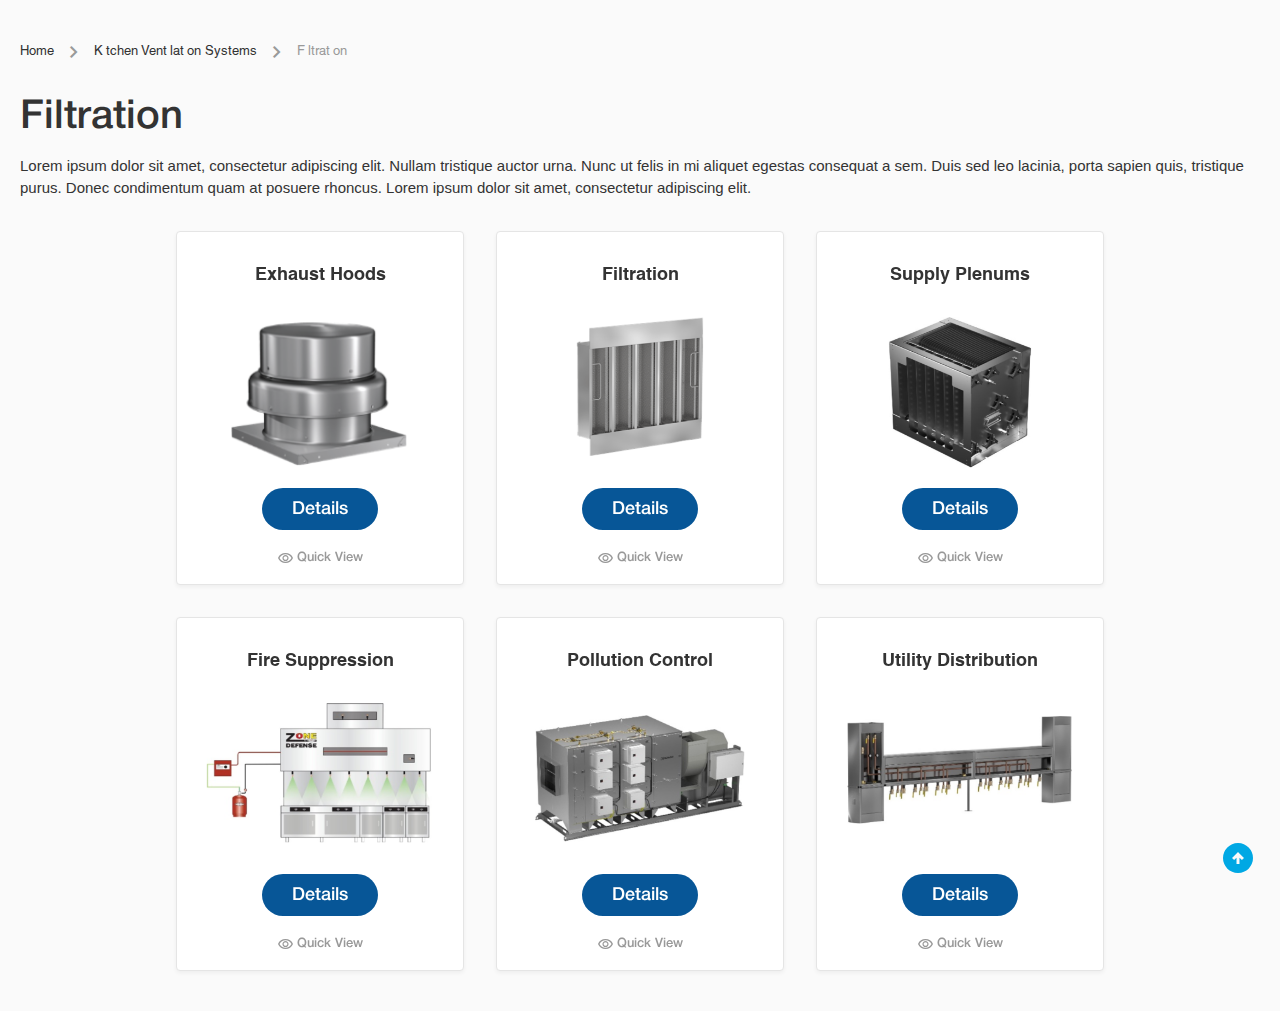
<file: filtration.html>
<!DOCTYPE html>
<html lang="en" dir="ltr">

<head>
  <meta charset="UTF-8" />
  <meta name="viewport" content="width=device-width, initial-scale=1.0" />
  <meta http-equiv="X-UA-Compatible" content="IE=edge" />

  <!-- Primary Meta Tags -->
  <title>Filtration | Kitchen Ventilation Systems</title>
  <meta name="title" content="Filtration | Kitchen Ventilation Systems" />
  <meta name="description" content="Professional filtration systems for commercial kitchen ventilation including Standard Baffle, Grease X-Tractor™, and Grease Grabber™ solutions." />
  <meta name="keywords" content="filtration systems, kitchen ventilation, grease extraction, commercial kitchen, baffle filters" />
  <meta name="author" content="Kitchen Ventilation Solutions" />

  <!-- Material Symbols -->
  <link rel="stylesheet" href="https://fonts.googleapis.com/css2?family=Material+Symbols+Outlined" />

  <!-- External CSS -->
  <link rel="stylesheet" href="css/common.css" />
  <link rel="stylesheet" href="css/styles.css" />
</head>

<body>
  <!-- Anchor for scroll to top -->
  <div id="top"></div>

  <!-- Main Content -->
  <main id="main-content" role="main">
    <div class="main-container">
      <!-- Breadcrumb Navigation -->
      <nav class="breadcrumb" aria-label="Breadcrumb navigation">
        <ol class="breadcrumb-list">
          <li class="breadcrumb-item">
            <a href="index.html" class="breadcrumb-link">Home</a>
          </li>
          <li class="breadcrumb-item">
            <span class="material-symbols-outlined breadcrumb-arrow">chevron_right</span>
          </li>
          <li class="breadcrumb-item">
            <a href="index.html" class="breadcrumb-link">Kitchen Ventilation Systems</a>
          </li>
          <li class="breadcrumb-item">
            <span class="material-symbols-outlined breadcrumb-arrow">chevron_right</span>
          </li>
          <li class="breadcrumb-item">
            <span class="breadcrumb-current" aria-current="page">Filtration</span>
          </li>
        </ol>
      </nav>

      <!-- Page Header -->
      <header class="page-header">
        <h1 class="page-title">Filtration</h1>
        <p class="page-description">
          Lorem ipsum dolor sit amet, consectetur adipiscing elit. Nullam tristique auctor urna. Nunc ut felis in mi aliquet egestas consequat a sem. Duis sed leo lacinia, porta sapien quis, tristique purus. Donec
          condimentum quam at posuere rhoncus. Lorem ipsum dolor sit amet, consectetur adipiscing elit.
        </p>

      </header>

      <!-- Product Cards Grid -->
      <!-- Product Grid -->
      <section class="products-section" aria-label="Roof products">
        <ul class="product-cards" role="list">
          <li data-application="special-ventilation restaurant high-temp smoke-control" data-certifications="amca-air-sound ul-705 high-wind" data-impeller="centaxial-wheel" data-drive="belt-drive"
            data-housing="spun-aluminum" data-discharge="downblast" class="product-card">
            <article itemscope itemtype="https://schema.org/Product">
              <!-- Front side -->
              <div class="product-card-front">
                <h3 class="product-category" itemprop="category">Exhaust Hoods</h3>
                <div class="product-image-container">
                  <img src="./imgs/prd-1.png" alt="Professional exhaust hood system for industrial ventilation" class="product-image" itemprop="image" width="228" height="194" loading="lazy">
                </div>
                <div class="product-card-footer">
                  <meta itemprop="name" content="Exhaust Hoods">
                  <meta itemprop="description" content="Professional exhaust hood systems for industrial ventilation">
                  <button class="product-details-btn" aria-label="View details for Exhaust Hoods">Details</button>
                  <a href="#exhaust-hoods" class="quick-view-link" aria-label="Quick view of Exhaust Hoods">
                    <svg class="quick-view-icon visibility-off" aria-hidden="true" viewBox="0 0 15 14">
                      <path
                        d="M10.295 7.424 9.307 6.4q.153-.83-.46-1.556-.614-.724-1.586-.565l-.988-1.025q.29-.142.588-.213.298-.07.639-.07 1.279 0 2.173.928.895.927.895 2.254 0 .353-.068.662t-.205.61m2.182 2.228-.988-.99a7.6 7.6 0 0 0 1.15-1.123q.503-.61.861-1.387-.853-1.785-2.446-2.838Q9.46 2.264 7.5 2.263q-.494 0-.972.07-.477.07-.937.212L4.534 1.45A7.4 7.4 0 0 1 7.5.85q2.574 0 4.585 1.475A8.37 8.37 0 0 1 15 6.152a8.4 8.4 0 0 1-1.031 1.935 7.7 7.7 0 0 1-1.492 1.565M12.818 14l-2.863-2.934q-.597.195-1.202.291a8 8 0 0 1-1.253.098q-2.574 0-4.585-1.476A8.37 8.37 0 0 1 0 6.152q.359-.937.903-1.742a8 8 0 0 1 1.245-1.44L.273.99 1.227 0l12.546 13.01zM3.102 3.96q-.494.46-.903 1.007T1.5 6.152q.853 1.784 2.446 2.837Q5.54 10.039 7.5 10.04q.34 0 .665-.044.323-.045.665-.097l-.614-.672a3 3 0 0 1-.358.08 2.9 2.9 0 0 1-2.531-.902q-.895-.928-.895-2.253 0-.195.025-.372t.077-.37z" />
                    </svg>
                    <svg class="quick-view-icon visibility-on" aria-hidden="true" viewBox="0 0 15 10">
                      <path
                        d="M7.5 8q1.279 0 2.173-.875A2.86 2.86 0 0 0 10.568 5a2.86 2.86 0 0 0-.895-2.125Q8.78 2 7.5 2t-2.173.875A2.86 2.86 0 0 0 4.432 5q0 1.25.895 2.125Q6.22 8 7.5 8m0-1.2q-.767 0-1.304-.525A1.72 1.72 0 0 1 5.659 5q0-.75.537-1.275T7.5 3.2t1.304.525T9.341 5t-.537 1.275T7.5 6.8m0 3.2a8 8 0 0 1-4.534-1.358A7.76 7.76 0 0 1 0 5a7.76 7.76 0 0 1 2.966-3.642A8 8 0 0 1 7.5 0q2.489 0 4.534 1.358A7.76 7.76 0 0 1 15 5a7.76 7.76 0 0 1-2.966 3.642A8 8 0 0 1 7.5 10m0-1.333q1.926 0 3.537-.992A6.57 6.57 0 0 0 13.5 5a6.57 6.57 0 0 0-2.463-2.675A6.6 6.6 0 0 0 7.5 1.333q-1.926 0-3.537.992A6.57 6.57 0 0 0 1.5 5a6.57 6.57 0 0 0 2.463 2.675 6.6 6.6 0 0 0 3.537.992" />
                    </svg>
                    <span>Quick View</span>
                  </a>
                </div>
              </div>
              <!-- Back side (product overview) -->
              <div class="product-card-back">
                <p class="product-overview-description">
                  The model G is a direct drive, spun aluminum fan, designed for roof mounting on a curb for general, clean air exhaust applications. Units feature a spun aluminum housing.
                </p>
                <ul class="product-overview-specs">
                  <li>50 to 14,500 cfm</li>
                  <li>Up to 2.75 in. wg.</li>
                </ul>
                <div class="product-overview-certifications">
                  <h4>Certifications:</h4>
                  <ul>
                    <li>High Wind & Hurricane</li>
                    <li>Seismic</li>
                    <li>UL/cUL 705</li>
                    <li>AMCA licensed for FEI & Air Performance</li>
                    <li>Additional Bullet</li>
                    <li>Additional Bullet</li>
                    <li>Additional Bullet</li>
                  </ul>
                </div>
              </div>
            </article>
          </li>

          <li data-application="restaurant high-temp" data-certifications="ul-restaurant-exhaust ul-smoke-control" data-impeller="mixed-flow-wheel" data-drive="direct-drive" data-housing="fab-h-hood"
            data-discharge="upblast" class="product-card">
            <article itemscope itemtype="https://schema.org/Product">
              <!-- Front side -->
              <div class="product-card-front">
                <h3 class="product-category" itemprop="category">Filtration</h3>
                <div class="product-image-container">
                  <img src="./imgs/Filteration.png" alt="Advanced filtration system for air quality management" class="product-image" itemprop="image" width="228" height="194" loading="lazy">
                </div>
                <div class="product-card-footer">
                  <meta itemprop="name" content="Filtration Systems">
                  <meta itemprop="description" content="Advanced filtration solutions for air quality management">
                  <button class="product-details-btn" aria-label="View details for Filtration Systems">Details</button>
                  <a href="#filtration" class="quick-view-link" aria-label="Quick view of Filtration Systems">
                    <svg class="quick-view-icon visibility-off" aria-hidden="true" viewBox="0 0 15 14">
                      <path
                        d="M10.295 7.424 9.307 6.4q.153-.83-.46-1.556-.614-.724-1.586-.565l-.988-1.025q.29-.142.588-.213.298-.07.639-.07 1.279 0 2.173.928.895.927.895 2.254 0 .353-.068.662t-.205.61m2.182 2.228-.988-.99a7.6 7.6 0 0 0 1.15-1.123q.503-.61.861-1.387-.853-1.785-2.446-2.838Q9.46 2.264 7.5 2.263q-.494 0-.972.07-.477.07-.937.212L4.534 1.45A7.4 7.4 0 0 1 7.5.85q2.574 0 4.585 1.475A8.37 8.37 0 0 1 15 6.152a8.4 8.4 0 0 1-1.031 1.935 7.7 7.7 0 0 1-1.492 1.565M12.818 14l-2.863-2.934q-.597.195-1.202.291a8 8 0 0 1-1.253.098q-2.574 0-4.585-1.476A8.37 8.37 0 0 1 0 6.152q.359-.937.903-1.742a8 8 0 0 1 1.245-1.44L.273.99 1.227 0l12.546 13.01zM3.102 3.96q-.494.46-.903 1.007T1.5 6.152q.853 1.784 2.446 2.837Q5.54 10.039 7.5 10.04q.34 0 .665-.044.323-.045.665-.097l-.614-.672a3 3 0 0 1-.358.08 2.9 2.9 0 0 1-2.531-.902q-.895-.928-.895-2.253 0-.195.025-.372t.077-.37z" />
                    </svg>
                    <svg class="quick-view-icon visibility-on" aria-hidden="true" viewBox="0 0 15 10">
                      <path
                        d="M7.5 8q1.279 0 2.173-.875A2.86 2.86 0 0 0 10.568 5a2.86 2.86 0 0 0-.895-2.125Q8.78 2 7.5 2t-2.173.875A2.86 2.86 0 0 0 4.432 5q0 1.25.895 2.125Q6.22 8 7.5 8m0-1.2q-.767 0-1.304-.525A1.72 1.72 0 0 1 5.659 5q0-.75.537-1.275T7.5 3.2t1.304.525T9.341 5t-.537 1.275T7.5 6.8m0 3.2a8 8 0 0 1-4.534-1.358A7.76 7.76 0 0 1 0 5a7.76 7.76 0 0 1 2.966-3.642A8 8 0 0 1 7.5 0q2.489 0 4.534 1.358A7.76 7.76 0 0 1 15 5a7.76 7.76 0 0 1-2.966 3.642A8 8 0 0 1 7.5 10m0-1.333q1.926 0 3.537-.992A6.57 6.57 0 0 0 13.5 5a6.57 6.57 0 0 0-2.463-2.675A6.6 6.6 0 0 0 7.5 1.333q-1.926 0-3.537.992A6.57 6.57 0 0 0 1.5 5a6.57 6.57 0 0 0 2.463 2.675 6.6 6.6 0 0 0 3.537.992" />
                    </svg>
                    <span>Quick View</span>
                  </a>
                </div>
              </div>
              <!-- Back side (product overview) -->
              <div class="product-card-back">
                <p class="product-overview-description">
                  Advanced filtration systems designed for optimal air quality management in industrial environments. Features high-efficiency filters and modular design for easy maintenance.
                </p>
                <ul class="product-overview-specs">
                  <li>MERV 8-16 filtration levels</li>
                  <li>Up to 95% particle removal efficiency</li>
                </ul>
                <div class="product-overview-certifications">
                  <h4>Certifications:</h4>
                  <ul>
                    <li>ASHRAE 52.2 certified</li>
                    <li>ISO 16890 compliant</li>
                    <li>UL listed components</li>
                    <li>Energy Star qualified</li>
                  </ul>
                </div>
              </div>
            </article>
          </li>

          <li data-application="special-ventilation smoke-control" data-certifications="amca-feg-sound-air miami-dade oshpd" data-impeller="propeller" data-drive="belt-drive" data-housing="tubular"
            data-discharge="downblast" class="product-card">
            <article itemscope itemtype="https://schema.org/Product">
              <!-- Front side -->
              <div class="product-card-front">
                <h3 class="product-category" itemprop="category">Supply Plenums</h3>
                <div class="product-image-container">
                  <img src="./imgs/External Supply Plenums.png" alt="External supply plenum system for optimal air distribution" class="product-image" itemprop="image" width="228" height="194" loading="lazy">
                </div>
                <div class="product-card-footer">
                  <meta itemprop="name" content="External Supply Plenums">
                  <meta itemprop="description" content="External supply plenum systems for optimal air distribution">
                  <button class="product-details-btn" aria-label="View details for External Supply Plenums">Details</button>
                  <a href="#supply-plenums" class="quick-view-link" aria-label="Quick view of External Supply Plenums">
                    <svg class="quick-view-icon visibility-off" aria-hidden="true" viewBox="0 0 15 14">
                      <path
                        d="M10.295 7.424 9.307 6.4q.153-.83-.46-1.556-.614-.724-1.586-.565l-.988-1.025q.29-.142.588-.213.298-.07.639-.07 1.279 0 2.173.928.895.927.895 2.254 0 .353-.068.662t-.205.61m2.182 2.228-.988-.99a7.6 7.6 0 0 0 1.15-1.123q.503-.61.861-1.387-.853-1.785-2.446-2.838Q9.46 2.264 7.5 2.263q-.494 0-.972.07-.477.07-.937.212L4.534 1.45A7.4 7.4 0 0 1 7.5.85q2.574 0 4.585 1.475A8.37 8.37 0 0 1 15 6.152a8.4 8.4 0 0 1-1.031 1.935 7.7 7.7 0 0 1-1.492 1.565M12.818 14l-2.863-2.934q-.597.195-1.202.291a8 8 0 0 1-1.253.098q-2.574 0-4.585-1.476A8.37 8.37 0 0 1 0 6.152q.359-.937.903-1.742a8 8 0 0 1 1.245-1.44L.273.99 1.227 0l12.546 13.01zM3.102 3.96q-.494.46-.903 1.007T1.5 6.152q.853 1.784 2.446 2.837Q5.54 10.039 7.5 10.04q.34 0 .665-.044.323-.045.665-.097l-.614-.672a3 3 0 0 1-.358.08 2.9 2.9 0 0 1-2.531-.902q-.895-.928-.895-2.253 0-.195.025-.372t.077-.37z" />
                    </svg>
                    <svg class="quick-view-icon visibility-on" aria-hidden="true" viewBox="0 0 15 10">
                      <path
                        d="M7.5 8q1.279 0 2.173-.875A2.86 2.86 0 0 0 10.568 5a2.86 2.86 0 0 0-.895-2.125Q8.78 2 7.5 2t-2.173.875A2.86 2.86 0 0 0 4.432 5q0 1.25.895 2.125Q6.22 8 7.5 8m0-1.2q-.767 0-1.304-.525A1.72 1.72 0 0 1 5.659 5q0-.75.537-1.275T7.5 3.2t1.304.525T9.341 5t-.537 1.275T7.5 6.8m0 3.2a8 8 0 0 1-4.534-1.358A7.76 7.76 0 0 1 0 5a7.76 7.76 0 0 1 2.966-3.642A8 8 0 0 1 7.5 0q2.489 0 4.534 1.358A7.76 7.76 0 0 1 15 5a7.76 7.76 0 0 1-2.966 3.642A8 8 0 0 1 7.5 10m0-1.333q1.926 0 3.537-.992A6.57 6.57 0 0 0 13.5 5a6.57 6.57 0 0 0-2.463-2.675A6.6 6.6 0 0 0 7.5 1.333q-1.926 0-3.537.992A6.57 6.57 0 0 0 1.5 5a6.57 6.57 0 0 0 2.463 2.675 6.6 6.6 0 0 0 3.537.992" />
                    </svg>
                    <span>Quick View</span>
                  </a>
                </div>
              </div>
              <!-- Back side (product overview) -->
              <div class="product-card-back">
                <p class="product-overview-description">
                  External supply plenum systems engineered for optimal air distribution throughout industrial facilities. Features corrosion-resistant materials and precision-engineered airflow
                  patterns.
                </p>
                <ul class="product-overview-specs">
                  <li>Custom sizing available</li>
                  <li>Pressure ratings up to 10 in. wg.</li>
                </ul>
                <div class="product-overview-certifications">
                  <h4>Certifications:</h4>
                  <ul>
                    <li>SMACNA construction standards</li>
                    <li>ASTM material specifications</li>
                    <li>LEED compliant options</li>
                    <li>Fire-rated assemblies available</li>
                  </ul>
                </div>
              </div>
            </article>
          </li>

          <li data-application="restaurant high-temp" data-certifications="ul-705 amca-air-sound" data-impeller="centaxial-wheel" data-drive="direct-drive" data-housing="spun-aluminum" data-discharge="upblast"
            class="product-card">
            <article itemscope itemtype="https://schema.org/Product">
              <!-- Front side -->
              <div class="product-card-front">
                <h3 class="product-category" itemprop="category">Fire Suppression</h3>
                <div class="product-image-container">
                  <img src="./imgs/Fire Supression.png" alt="Comprehensive fire suppression system for industrial safety" class="product-image" itemprop="image" width="228" height="194" loading="lazy">
                </div>
                <div class="product-card-footer">
                  <meta itemprop="name" content="Fire Suppression Systems">
                  <meta itemprop="description" content="Comprehensive fire suppression solutions for industrial safety">
                  <button class="product-details-btn" aria-label="View details for Fire Suppression Systems">Details</button>
                  <a href="#fire-suppression" class="quick-view-link" aria-label="Quick view of Fire Suppression Systems">
                    <svg class="quick-view-icon visibility-off" aria-hidden="true" viewBox="0 0 15 14">
                      <path
                        d="M10.295 7.424 9.307 6.4q.153-.83-.46-1.556-.614-.724-1.586-.565l-.988-1.025q.29-.142.588-.213.298-.07.639-.07 1.279 0 2.173.928.895.927.895 2.254 0 .353-.068.662t-.205.61m2.182 2.228-.988-.99a7.6 7.6 0 0 0 1.15-1.123q.503-.61.861-1.387-.853-1.785-2.446-2.838Q9.46 2.264 7.5 2.263q-.494 0-.972.07-.477.07-.937.212L4.534 1.45A7.4 7.4 0 0 1 7.5.85q2.574 0 4.585 1.475A8.37 8.37 0 0 1 15 6.152a8.4 8.4 0 0 1-1.031 1.935 7.7 7.7 0 0 1-1.492 1.565M12.818 14l-2.863-2.934q-.597.195-1.202.291a8 8 0 0 1-1.253.098q-2.574 0-4.585-1.476A8.37 8.37 0 0 1 0 6.152q.359-.937.903-1.742a8 8 0 0 1 1.245-1.44L.273.99 1.227 0l12.546 13.01zM3.102 3.96q-.494.46-.903 1.007T1.5 6.152q.853 1.784 2.446 2.837Q5.54 10.039 7.5 10.04q.34 0 .665-.044.323-.045.665-.097l-.614-.672a3 3 0 0 1-.358.08 2.9 2.9 0 0 1-2.531-.902q-.895-.928-.895-2.253 0-.195.025-.372t.077-.37z" />
                    </svg>
                    <svg class="quick-view-icon visibility-on" aria-hidden="true" viewBox="0 0 15 10">
                      <path
                        d="M7.5 8q1.279 0 2.173-.875A2.86 2.86 0 0 0 10.568 5a2.86 2.86 0 0 0-.895-2.125Q8.78 2 7.5 2t-2.173.875A2.86 2.86 0 0 0 4.432 5q0 1.25.895 2.125Q6.22 8 7.5 8m0-1.2q-.767 0-1.304-.525A1.72 1.72 0 0 1 5.659 5q0-.75.537-1.275T7.5 3.2t1.304.525T9.341 5t-.537 1.275T7.5 6.8m0 3.2a8 8 0 0 1-4.534-1.358A7.76 7.76 0 0 1 0 5a7.76 7.76 0 0 1 2.966-3.642A8 8 0 0 1 7.5 0q2.489 0 4.534 1.358A7.76 7.76 0 0 1 15 5a7.76 7.76 0 0 1-2.966 3.642A8 8 0 0 1 7.5 10m0-1.333q1.926 0 3.537-.992A6.57 6.57 0 0 0 13.5 5a6.57 6.57 0 0 0-2.463-2.675A6.6 6.6 0 0 0 7.5 1.333q-1.926 0-3.537.992A6.57 6.57 0 0 0 1.5 5a6.57 6.57 0 0 0 2.463 2.675 6.6 6.6 0 0 0 3.537.992" />
                    </svg>
                    <span>Quick View</span>
                  </a>
                </div>
              </div>
              <!-- Back side (product overview) -->
              <div class="product-card-back">
                <p class="product-overview-description">
                  Comprehensive fire suppression solutions designed for industrial safety. Features advanced detection systems and rapid response capabilities to protect critical infrastructure.
                </p>
                <ul class="product-overview-specs">
                  <li>NFPA 72 compliant detection</li>
                  <li>Response time under 60 seconds</li>
                </ul>
                <div class="product-overview-certifications">
                  <h4>Certifications:</h4>
                  <ul>
                    <li>NFPA 72 certified</li>
                    <li>UL listed fire suppression</li>
                    <li>FM approved systems</li>
                    <li>Local authority approval</li>
                  </ul>
                </div>
              </div>
            </article>
          </li>

          <li data-application="special-ventilation" data-certifications="amca-air-sound" data-impeller="mixed-flow-wheel" data-drive="belt-drive" data-housing="spun-aluminum" data-discharge="downblast"
            class="product-card">
            <article itemscope itemtype="https://schema.org/Product">
              <!-- Front side -->
              <div class="product-card-front">
                <h3 class="product-category" itemprop="category">Pollution Control</h3>
                <div class="product-image-container">
                  <img src="./imgs/Pollution Control.png" alt="Advanced pollution control system for environmental compliance" class="product-image" itemprop="image" width="228" height="194" loading="lazy">
                </div>
                <div class="product-card-footer">
                  <meta itemprop="name" content="Pollution Control">
                  <meta itemprop="description" content="Advanced pollution control systems for environmental compliance">
                  <button class="product-details-btn" aria-label="View details for Pollution Control">Details</button>
                  <a href="#pollution-control" class="quick-view-link" aria-label="Quick view of Pollution Control">
                    <svg class="quick-view-icon visibility-off" aria-hidden="true" viewBox="0 0 15 14">
                      <path
                        d="M10.295 7.424 9.307 6.4q.153-.83-.46-1.556-.614-.724-1.586-.565l-.988-1.025q.29-.142.588-.213.298-.07.639-.07 1.279 0 2.173.928.895.927.895 2.254 0 .353-.068.662t-.205.61m2.182 2.228-.988-.99a7.6 7.6 0 0 0 1.15-1.123q.503-.61.861-1.387-.853-1.785-2.446-2.838Q9.46 2.264 7.5 2.263q-.494 0-.972.07-.477.07-.937.212L4.534 1.45A7.4 7.4 0 0 1 7.5.85q2.574 0 4.585 1.475A8.37 8.37 0 0 1 15 6.152a8.4 8.4 0 0 1-1.031 1.935 7.7 7.7 0 0 1-1.492 1.565M12.818 14l-2.863-2.934q-.597.195-1.202.291a8 8 0 0 1-1.253.098q-2.574 0-4.585-1.476A8.37 8.37 0 0 1 0 6.152q.359-.937.903-1.742a8 8 0 0 1 1.245-1.44L.273.99 1.227 0l12.546 13.01zM3.102 3.96q-.494.46-.903 1.007T1.5 6.152q.853 1.784 2.446 2.837Q5.54 10.039 7.5 10.04q.34 0 .665-.044.323-.045.665-.097l-.614-.672a3 3 0 0 1-.358.08 2.9 2.9 0 0 1-2.531-.902q-.895-.928-.895-2.253 0-.195.025-.372t.077-.37z" />
                    </svg>
                    <svg class="quick-view-icon visibility-on" aria-hidden="true" viewBox="0 0 15 10">
                      <path
                        d="M7.5 8q1.279 0 2.173-.875A2.86 2.86 0 0 0 10.568 5a2.86 2.86 0 0 0-.895-2.125Q8.78 2 7.5 2t-2.173.875A2.86 2.86 0 0 0 4.432 5q0 1.25.895 2.125Q6.22 8 7.5 8m0-1.2q-.767 0-1.304-.525A1.72 1.72 0 0 1 5.659 5q0-.75.537-1.275T7.5 3.2t1.304.525T9.341 5t-.537 1.275T7.5 6.8m0 3.2a8 8 0 0 1-4.534-1.358A7.76 7.76 0 0 1 0 5a7.76 7.76 0 0 1 2.966-3.642A8 8 0 0 1 7.5 0q2.489 0 4.534 1.358A7.76 7.76 0 0 1 15 5a7.76 7.76 0 0 1-2.966 3.642A8 8 0 0 1 7.5 10m0-1.333q1.926 0 3.537-.992A6.57 6.57 0 0 0 13.5 5a6.57 6.57 0 0 0-2.463-2.675A6.6 6.6 0 0 0 7.5 1.333q-1.926 0-3.537.992A6.57 6.57 0 0 0 1.5 5a6.57 6.57 0 0 0 2.463 2.675 6.6 6.6 0 0 0 3.537.992" />
                    </svg>
                    <span>Quick View</span>
                  </a>
                </div>
              </div>
              <!-- Back side (product overview) -->
              <div class="product-card-back">
                <p class="product-overview-description">
                  Advanced pollution control systems for environmental compliance. Engineered to meet strict emissions standards while maintaining operational efficiency.
                </p>
                <ul class="product-overview-specs">
                  <li>99.9% particulate removal</li>
                  <li>EPA compliance guaranteed</li>
                </ul>
                <div class="product-overview-certifications">
                  <h4>Certifications:</h4>
                  <ul>
                    <li>EPA certified technology</li>
                    <li>ISO 14001 environmental</li>
                    <li>CARB compliant</li>
                    <li>CE marked components</li>
                  </ul>
                </div>
              </div>
            </article>
          </li>

          <li data-application="restaurant" data-certifications="ul-restaurant-exhaust" data-impeller="propeller" data-drive="direct-drive" data-housing="fab-h-hood" data-discharge="upblast" class="product-card">
            <article itemscope itemtype="https://schema.org/Product">
              <!-- Front side -->
              <div class="product-card-front">
                <h3 class="product-category" itemprop="category">Utility Distribution</h3>
                <div class="product-image-container">
                  <img src="./imgs/Utility Distribution.png" alt="Efficient utility distribution system for industrial facilities" class="product-image" itemprop="image" width="228" height="194" loading="lazy">
                </div>
                <div class="product-card-footer">
                  <meta itemprop="name" content="Utility Distribution">
                  <meta itemprop="description" content="Efficient utility distribution systems for industrial facilities">
                  <button class="product-details-btn" aria-label="View details for Utility Distribution">Details</button>
                  <a href="#utility-distribution" class="quick-view-link" aria-label="Quick view of Utility Distribution">
                    <svg class="quick-view-icon visibility-off" aria-hidden="true" viewBox="0 0 15 14">
                      <path
                        d="M10.295 7.424 9.307 6.4q.153-.83-.46-1.556-.614-.724-1.586-.565l-.988-1.025q.29-.142.588-.213.298-.07.639-.07 1.279 0 2.173.928.895.927.895 2.254 0 .353-.068.662t-.205.61m2.182 2.228-.988-.99a7.6 7.6 0 0 0 1.15-1.123q.503-.61.861-1.387-.853-1.785-2.446-2.838Q9.46 2.264 7.5 2.263q-.494 0-.972.07-.477.07-.937.212L4.534 1.45A7.4 7.4 0 0 1 7.5.85q2.574 0 4.585 1.475A8.37 8.37 0 0 1 15 6.152a8.4 8.4 0 0 1-1.031 1.935 7.7 7.7 0 0 1-1.492 1.565M12.818 14l-2.863-2.934q-.597.195-1.202.291a8 8 0 0 1-1.253.098q-2.574 0-4.585-1.476A8.37 8.37 0 0 1 0 6.152q.359-.937.903-1.742a8 8 0 0 1 1.245-1.44L.273.99 1.227 0l12.546 13.01zM3.102 3.96q-.494.46-.903 1.007T1.5 6.152q.853 1.784 2.446 2.837Q5.54 10.039 7.5 10.04q.34 0 .665-.044.323-.045.665-.097l-.614-.672a3 3 0 0 1-.358.08 2.9 2.9 0 0 1-2.531-.902q-.895-.928-.895-2.253 0-.195.025-.372t.077-.37z" />
                    </svg>
                    <svg class="quick-view-icon visibility-on" aria-hidden="true" viewBox="0 0 15 10">
                      <path
                        d="M7.5 8q1.279 0 2.173-.875A2.86 2.86 0 0 0 10.568 5a2.86 2.86 0 0 0-.895-2.125Q8.78 2 7.5 2t-2.173.875A2.86 2.86 0 0 0 4.432 5q0 1.25.895 2.125Q6.22 8 7.5 8m0-1.2q-.767 0-1.304-.525A1.72 1.72 0 0 1 5.659 5q0-.75.537-1.275T7.5 3.2t1.304.525T9.341 5t-.537 1.275T7.5 6.8m0 3.2a8 8 0 0 1-4.534-1.358A7.76 7.76 0 0 1 0 5a7.76 7.76 0 0 1 2.966-3.642A8 8 0 0 1 7.5 0q2.489 0 4.534 1.358A7.76 7.76 0 0 1 15 5a7.76 7.76 0 0 1-2.966 3.642A8 8 0 0 1 7.5 10m0-1.333q1.926 0 3.537-.992A6.57 6.57 0 0 0 13.5 5a6.57 6.57 0 0 0-2.463-2.675A6.6 6.6 0 0 0 7.5 1.333q-1.926 0-3.537.992A6.57 6.57 0 0 0 1.5 5a6.57 6.57 0 0 0 2.463 2.675 6.6 6.6 0 0 0 3.537.992" />
                    </svg>
                    <span>Quick View</span>
                  </a>
                </div>
              </div>
              <!-- Back side (product overview) -->
              <div class="product-card-back">
                <p class="product-overview-description">
                  Efficient utility distribution systems for industrial facilities. Designed for reliable delivery of utilities with minimal energy loss and maximum operational flexibility.
                </p>
                <ul class="product-overview-specs">
                  <li>Modular design architecture</li>
                  <li>99.9% uptime reliability</li>
                </ul>
                <div class="product-overview-certifications">
                  <h4>Certifications:</h4>
                  <ul>
                    <li>IEEE electrical standards</li>
                    <li>ASME pressure vessel code</li>
                    <li>NEC compliant installation</li>
                    <li>Energy efficiency certified</li>
                  </ul>
                </div>
              </div>
            </article>
          </li>
        </ul>
      </section>
    </div>
  </main>


  <!-- Scroll to Top Button -->
  <a href="#top" class="scroll-to-top" aria-label="Scroll to top">
    <span class="material-symbols-outlined">arrow_circle_up</span>
  </a>

  <script>
    // Simple toggle functionality - content is already in HTML
    document.addEventListener('DOMContentLoaded', function () {
      // Quick view links - toggle card flip to show product overview
      document.querySelectorAll('.quick-view-link').forEach(link => {
        link.addEventListener('click', function (e) {
          e.preventDefault();
          const card = this.closest('.product-card');
          card.classList.toggle('is-flipped');
        });
      });

      // Click on product overview (back side) to close and return to card front
      document.querySelectorAll('.product-card-back').forEach(backSide => {
        backSide.addEventListener('click', function (e) {
          const card = this.closest('.product-card');
          card.classList.remove('is-flipped');
        });
      });

      // ESC key to close any flipped card
      document.addEventListener('keydown', function (e) {
        if (e.key === 'Escape') {
          document.querySelectorAll('.product-card.is-flipped').forEach(card => {
            card.classList.remove('is-flipped');
          });
        }
      });
    });
  </script>
</body>

</html>
</file>
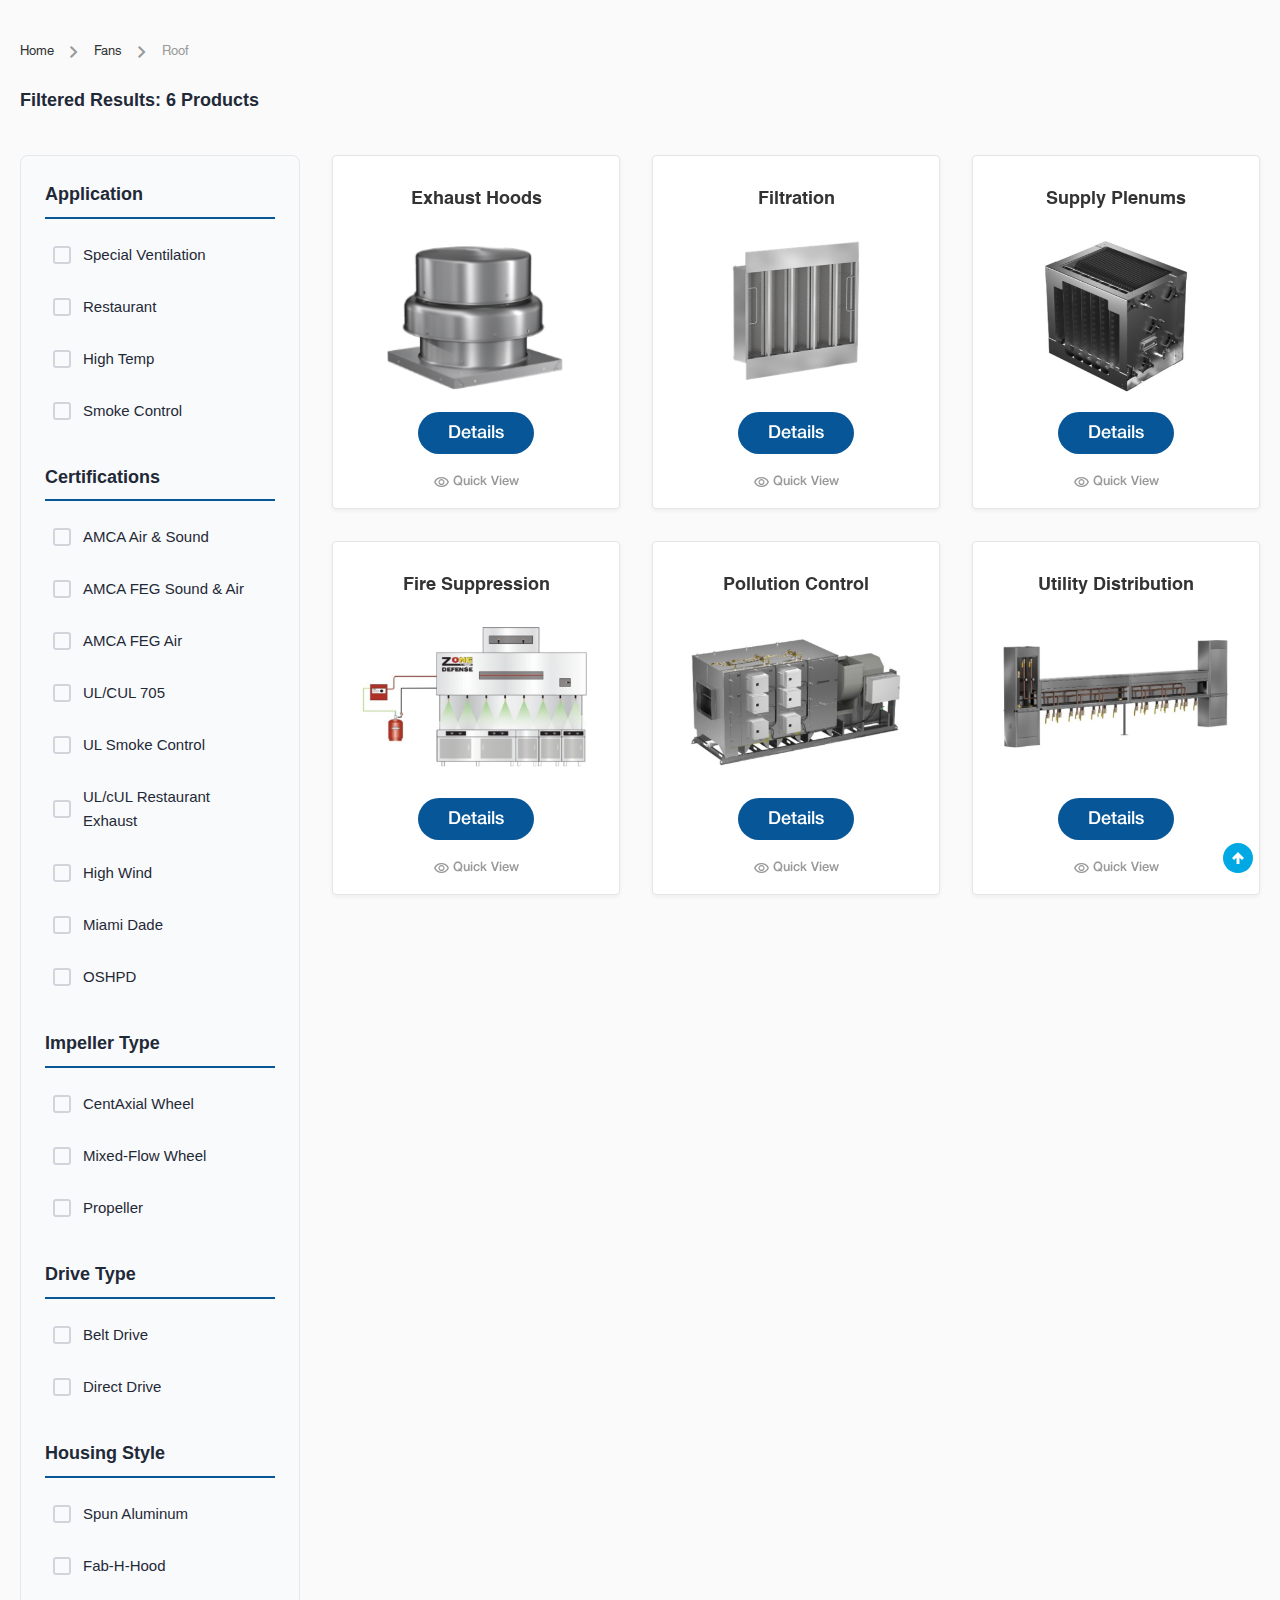
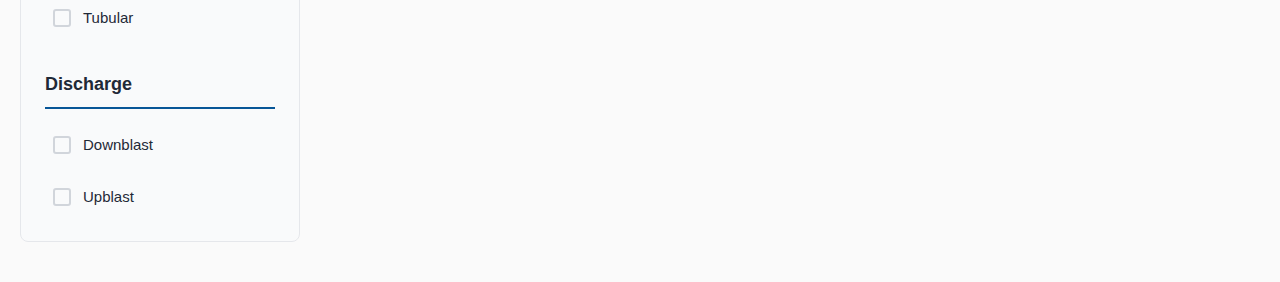
<file: roof-products.html>
<!DOCTYPE html>
<html lang="en" dir="ltr">

<head>
    <meta charset="UTF-8" />
    <meta name="viewport" content="width=device-width, initial-scale=1.0" />
    <meta http-equiv="X-UA-Compatible" content="IE=edge" />

    <!-- Primary Meta Tags -->
    <title>Roof Products | GREENHECK Fan Corporation</title>
    <meta name="title" content="Roof Products | GREENHECK Fan Corporation" />
    <meta name="description"
        content="Select from a wide range of fan and ventilator products for commercial, institutional and industrial roof installations. Products for exhaust, supply, recirculate, filtered, process and gravity applications." />
    <meta name="keywords" content="roof fans, roof ventilators, commercial fans, industrial fans, direct drive, belt drive, GREENHECK" />
    <meta name="author" content="GREENHECK Fan Corporation" />
    <meta name="robots" content="index, follow, max-image-preview:large, max-snippet:-1, max-video-preview:-1" />

    <!-- Canonical URL -->
    <link rel="canonical" href="https://www.greenheck.com/roof-products" />

    <!-- Open Graph / Facebook -->
    <meta property="og:type" content="website" />
    <meta property="og:url" content="https://www.greenheck.com/roof-products" />
    <meta property="og:title" content="Roof Products | GREENHECK Fan Corporation" />
    <meta property="og:description" content="Select from a wide range of fan and ventilator products for commercial, institutional and industrial roof installations." />
    <meta property="og:image" content="https://www.greenheck.com/images/roof-products-og.jpg" />
    <meta property="og:image:width" content="1200" />
    <meta property="og:image:height" content="630" />
    <meta property="og:image:alt" content="GREENHECK roof mounted fans and ventilators" />
    <meta property="og:site_name" content="GREENHECK Fan Corporation" />
    <meta property="og:locale" content="en_US" />

    <!-- Twitter -->
    <meta name="twitter:card" content="summary_large_image" />
    <meta name="twitter:url" content="https://www.greenheck.com/roof-products" />
    <meta name="twitter:title" content="Roof Products | GREENHECK Fan Corporation" />
    <meta name="twitter:description" content="Select from a wide range of fan and ventilator products for commercial, institutional and industrial roof installations." />
    <meta name="twitter:image" content="https://www.greenheck.com/images/roof-products-twitter.jpg" />
    <meta name="twitter:image:alt" content="GREENHECK roof mounted fans and ventilators" />

    <!-- Additional SEO Meta Tags -->
    <meta name="theme-color" content="#2563eb" />
    <meta name="msapplication-TileColor" content="#2563eb" />
    <meta name="application-name" content="GREENHECK Roof Products" />
    <meta name="apple-mobile-web-app-title" content="GREENHECK Roof Products" />
    <meta name="apple-mobile-web-app-capable" content="yes" />
    <meta name="apple-mobile-web-app-status-bar-style" content="default" />

    <!-- Preconnect for Performance -->
    <link rel="preconnect" href="https://fonts.googleapis.com" />
    <link rel="preconnect" href="https://fonts.gstatic.com" crossorigin />

    <!-- Favicon -->
    <link rel="icon" type="image/x-icon" href="/favicon.ico" />
    <link rel="icon" type="image/png" sizes="32x32" href="/favicon-32x32.png" />
    <link rel="icon" type="image/png" sizes="16x16" href="/favicon-16x16.png" />
    <link rel="apple-touch-icon" sizes="180x180" href="/apple-touch-icon.png" />
    <link rel="manifest" href="/site.webmanifest" />

    <!-- Material Symbols -->
    <link rel="stylesheet" href="https://fonts.googleapis.com/css2?family=Material+Symbols+Outlined" />

    <!-- External CSS -->
    <link rel="stylesheet" href="css/common.css" />
    <link rel="stylesheet" href="css/styles.css" />

    <!-- Schema.org JSON-LD Structured Data -->
    <script type="application/ld+json">
      {
        "@context": "https://schema.org",
        "@graph": [
          {
            "@type": "Organization",
            "@id": "https://www.greenheck.com/#organization",
            "name": "GREENHECK Fan Corporation",
            "url": "https://www.greenheck.com",
            "logo": {
              "@type": "ImageObject",
              "url": "https://www.greenheck.com/images/logo.png",
              "width": 200,
              "height": 60
            },
            "slogan": "Building Value in Air",
            "sameAs": [
              "https://twitter.com/greenheck",
              "https://www.facebook.com/greenheck",
              "https://www.linkedin.com/company/greenheck-fan-corporation"
            ],
            "contactPoint": {
              "@type": "ContactPoint",
              "telephone": "+1-715-359-6171",
              "contactType": "customer service",
              "availableLanguage": "English"
            },
            "address": {
              "@type": "PostalAddress",
              "addressCountry": "US",
              "addressLocality": "Schofield",
              "addressRegion": "WI",
              "postalCode": "54476"
            }
          },
          {
            "@type": "WebSite",
            "@id": "https://www.greenheck.com/#website",
            "url": "https://www.greenheck.com",
            "name": "GREENHECK Fan Corporation",
            "description": "Leading manufacturer of air movement, control, and conditioning equipment including roof mounted fans and ventilators.",
            "publisher": {
              "@id": "https://www.greenheck.com/#organization"
            }
          },
          {
            "@type": "BreadcrumbList",
            "@id": "https://www.greenheck.com/#breadcrumb",
            "itemListElement": [
              {
                "@type": "ListItem",
                "position": 1,
                "name": "Home",
                "item": "https://www.greenheck.com"
              },
              {
                "@type": "ListItem",
                "position": 2,
                "name": "Fans",
                "item": "https://www.greenheck.com/fans"
              },
              {
                "@type": "ListItem",
                "position": 3,
                "name": "Roof",
                "item": "https://www.greenheck.com/roof-products"
              }
            ]
          }
        ]
      }
    </script>
</head>

<body>
    <!-- Skip to main content for accessibility -->
    <a href="#main-content" class="skip-link">Skip to main content</a>
    <!-- Anchor for scroll to top -->
    <div id="top"></div>



    <!-- Main Content -->
    <main id="main-content" role="main">
        <div class="main-container">
            <!-- Breadcrumb Navigation -->
            <nav class="breadcrumb" aria-label="Breadcrumb navigation">
                <ol class="breadcrumb-list">
                    <li class="breadcrumb-item">
                        <a href="/" class="breadcrumb-link">Home</a>
                    </li>
                    <li class="breadcrumb-item">
                        <span class="material-symbols-outlined breadcrumb-arrow">chevron_right</span>
                    </li>
                    <li class="breadcrumb-item">
                        <a href="/fans" class="breadcrumb-link">Fans</a>
                    </li>
                    <li class="breadcrumb-item">
                        <span class="material-symbols-outlined breadcrumb-arrow">chevron_right</span>
                    </li>
                    <li class="breadcrumb-item">
                        <span class="breadcrumb-current" aria-current="page">Roof</span>
                    </li>
                </ol>
            </nav>



            <!-- Filter Results and Active Filters -->
            <div class="filter-results-section">
                <div class="filtered-results-count">
                    <span id="results-count">Filtered Results: 17 Products</span>
                </div>
                <div class="active-filters" id="active-filters">
                    <!-- Active filter tags will be populated here -->
                </div>
            </div>

            <!-- Main Content Layout -->
            <div class="faceted-search-layout">
                <!-- Left Sidebar - Filters -->
                <aside class="filters-sidebar" aria-label="Product filters">
                    <div class="filter-section">
                        <h3 class="filter-title">Application</h3>
                        <div class="filter-options">
                            <label class="filter-option">
                                <input type="checkbox" name="application" value="special-ventilation" />
                                <span class="checkbox-custom"></span>
                                <span class="filter-label">Special Ventilation</span>
                            </label>
                            <label class="filter-option">
                                <input type="checkbox" name="application" value="restaurant" />
                                <span class="checkbox-custom"></span>
                                <span class="filter-label">Restaurant</span>
                            </label>
                            <label class="filter-option">
                                <input type="checkbox" name="application" value="high-temp" />
                                <span class="checkbox-custom"></span>
                                <span class="filter-label">High Temp</span>
                            </label>
                            <label class="filter-option">
                                <input type="checkbox" name="application" value="smoke-control" />
                                <span class="checkbox-custom"></span>
                                <span class="filter-label">Smoke Control</span>
                            </label>
                        </div>
                    </div>

                    <div class="filter-section">
                        <h3 class="filter-title">Certifications</h3>
                        <div class="filter-options">
                            <label class="filter-option">
                                <input type="checkbox" name="certifications" value="amca-air-sound" />
                                <span class="checkbox-custom"></span>
                                <span class="filter-label">AMCA Air & Sound</span>
                            </label>
                            <label class="filter-option">
                                <input type="checkbox" name="certifications" value="amca-feg-sound-air" />
                                <span class="checkbox-custom"></span>
                                <span class="filter-label">AMCA FEG Sound & Air</span>
                            </label>
                            <label class="filter-option">
                                <input type="checkbox" name="certifications" value="amca-feg-air" />
                                <span class="checkbox-custom"></span>
                                <span class="filter-label">AMCA FEG Air</span>
                            </label>
                            <label class="filter-option">
                                <input type="checkbox" name="certifications" value="ul-705" />
                                <span class="checkbox-custom"></span>
                                <span class="filter-label">UL/CUL 705</span>
                            </label>
                            <label class="filter-option">
                                <input type="checkbox" name="certifications" value="ul-smoke-control" />
                                <span class="checkbox-custom"></span>
                                <span class="filter-label">UL Smoke Control</span>
                            </label>
                            <label class="filter-option">
                                <input type="checkbox" name="certifications" value="ul-restaurant-exhaust" />
                                <span class="checkbox-custom"></span>
                                <span class="filter-label">UL/cUL Restaurant Exhaust</span>
                            </label>
                            <label class="filter-option">
                                <input type="checkbox" name="certifications" value="high-wind" />
                                <span class="checkbox-custom"></span>
                                <span class="filter-label">High Wind</span>
                            </label>
                            <label class="filter-option">
                                <input type="checkbox" name="certifications" value="miami-dade" />
                                <span class="checkbox-custom"></span>
                                <span class="filter-label">Miami Dade</span>
                            </label>
                            <label class="filter-option">
                                <input type="checkbox" name="certifications" value="oshpd" />
                                <span class="checkbox-custom"></span>
                                <span class="filter-label">OSHPD</span>
                            </label>
                        </div>
                    </div>

                    <div class="filter-section">
                        <h3 class="filter-title">Impeller Type</h3>
                        <div class="filter-options">
                            <label class="filter-option">
                                <input type="checkbox" name="impeller" value="centaxial-wheel" />
                                <span class="checkbox-custom"></span>
                                <span class="filter-label">CentAxial Wheel</span>
                            </label>
                            <label class="filter-option">
                                <input type="checkbox" name="impeller" value="mixed-flow-wheel" />
                                <span class="checkbox-custom"></span>
                                <span class="filter-label">Mixed-Flow Wheel</span>
                            </label>
                            <label class="filter-option">
                                <input type="checkbox" name="impeller" value="propeller" />
                                <span class="checkbox-custom"></span>
                                <span class="filter-label">Propeller</span>
                            </label>
                        </div>
                    </div>

                    <div class="filter-section">
                        <h3 class="filter-title">Drive Type</h3>
                        <div class="filter-options">
                            <label class="filter-option">
                                <input type="checkbox" name="drive" value="belt-drive" />
                                <span class="checkbox-custom"></span>
                                <span class="filter-label">Belt Drive</span>
                            </label>
                            <label class="filter-option">
                                <input type="checkbox" name="drive" value="direct-drive" />
                                <span class="checkbox-custom"></span>
                                <span class="filter-label">Direct Drive</span>
                            </label>
                        </div>
                    </div>

                    <div class="filter-section">
                        <h3 class="filter-title">Housing Style</h3>
                        <div class="filter-options">
                            <label class="filter-option">
                                <input type="checkbox" name="housing" value="spun-aluminum" />
                                <span class="checkbox-custom"></span>
                                <span class="filter-label">Spun Aluminum</span>
                            </label>
                            <label class="filter-option">
                                <input type="checkbox" name="housing" value="fab-h-hood" />
                                <span class="checkbox-custom"></span>
                                <span class="filter-label">Fab-H-Hood</span>
                            </label>
                            <label class="filter-option">
                                <input type="checkbox" name="housing" value="tubular" />
                                <span class="checkbox-custom"></span>
                                <span class="filter-label">Tubular</span>
                            </label>
                        </div>
                    </div>

                    <div class="filter-section">
                        <h3 class="filter-title">Discharge</h3>
                        <div class="filter-options">
                            <label class="filter-option">
                                <input type="checkbox" name="discharge" value="downblast" />
                                <span class="checkbox-custom"></span>
                                <span class="filter-label">Downblast</span>
                            </label>
                            <label class="filter-option">
                                <input type="checkbox" name="discharge" value="upblast" />
                                <span class="checkbox-custom"></span>
                                <span class="filter-label">Upblast</span>
                            </label>
                        </div>
                    </div>
                </aside>

                <!-- Product Grid -->
                <section class="products-section" aria-label="Roof products">
                    <ul class="product-cards" role="list">
                        <li data-application="special-ventilation restaurant high-temp smoke-control" data-certifications="amca-air-sound ul-705 high-wind" data-impeller="centaxial-wheel" data-drive="belt-drive"
                            data-housing="spun-aluminum" data-discharge="downblast" class="product-card">
                            <article itemscope itemtype="https://schema.org/Product">
                                <!-- Front side -->
                                <div class="product-card-front">
                                    <h3 class="product-category" itemprop="category">Exhaust Hoods</h3>
                                    <div class="product-image-container">
                                        <img src="./imgs/prd-1.png" alt="Professional exhaust hood system for industrial ventilation" class="product-image" itemprop="image" width="228" height="194" loading="lazy">
                                    </div>
                                    <div class="product-card-footer">
                                        <meta itemprop="name" content="Exhaust Hoods">
                                        <meta itemprop="description" content="Professional exhaust hood systems for industrial ventilation">
                                        <button class="product-details-btn" aria-label="View details for Exhaust Hoods">Details</button>
                                        <a href="#exhaust-hoods" class="quick-view-link" aria-label="Quick view of Exhaust Hoods">
                                            <svg class="quick-view-icon visibility-off" aria-hidden="true" viewBox="0 0 15 14">
                                                <path
                                                    d="M10.295 7.424 9.307 6.4q.153-.83-.46-1.556-.614-.724-1.586-.565l-.988-1.025q.29-.142.588-.213.298-.07.639-.07 1.279 0 2.173.928.895.927.895 2.254 0 .353-.068.662t-.205.61m2.182 2.228-.988-.99a7.6 7.6 0 0 0 1.15-1.123q.503-.61.861-1.387-.853-1.785-2.446-2.838Q9.46 2.264 7.5 2.263q-.494 0-.972.07-.477.07-.937.212L4.534 1.45A7.4 7.4 0 0 1 7.5.85q2.574 0 4.585 1.475A8.37 8.37 0 0 1 15 6.152a8.4 8.4 0 0 1-1.031 1.935 7.7 7.7 0 0 1-1.492 1.565M12.818 14l-2.863-2.934q-.597.195-1.202.291a8 8 0 0 1-1.253.098q-2.574 0-4.585-1.476A8.37 8.37 0 0 1 0 6.152q.359-.937.903-1.742a8 8 0 0 1 1.245-1.44L.273.99 1.227 0l12.546 13.01zM3.102 3.96q-.494.46-.903 1.007T1.5 6.152q.853 1.784 2.446 2.837Q5.54 10.039 7.5 10.04q.34 0 .665-.044.323-.045.665-.097l-.614-.672a3 3 0 0 1-.358.08 2.9 2.9 0 0 1-2.531-.902q-.895-.928-.895-2.253 0-.195.025-.372t.077-.37z" />
                                            </svg>
                                            <svg class="quick-view-icon visibility-on" aria-hidden="true" viewBox="0 0 15 10">
                                                <path
                                                    d="M7.5 8q1.279 0 2.173-.875A2.86 2.86 0 0 0 10.568 5a2.86 2.86 0 0 0-.895-2.125Q8.78 2 7.5 2t-2.173.875A2.86 2.86 0 0 0 4.432 5q0 1.25.895 2.125Q6.22 8 7.5 8m0-1.2q-.767 0-1.304-.525A1.72 1.72 0 0 1 5.659 5q0-.75.537-1.275T7.5 3.2t1.304.525T9.341 5t-.537 1.275T7.5 6.8m0 3.2a8 8 0 0 1-4.534-1.358A7.76 7.76 0 0 1 0 5a7.76 7.76 0 0 1 2.966-3.642A8 8 0 0 1 7.5 0q2.489 0 4.534 1.358A7.76 7.76 0 0 1 15 5a7.76 7.76 0 0 1-2.966 3.642A8 8 0 0 1 7.5 10m0-1.333q1.926 0 3.537-.992A6.57 6.57 0 0 0 13.5 5a6.57 6.57 0 0 0-2.463-2.675A6.6 6.6 0 0 0 7.5 1.333q-1.926 0-3.537.992A6.57 6.57 0 0 0 1.5 5a6.57 6.57 0 0 0 2.463 2.675 6.6 6.6 0 0 0 3.537.992" />
                                            </svg>
                                            <span>Quick View</span>
                                        </a>
                                    </div>
                                </div>
                                <!-- Back side (product overview) -->
                                <div class="product-card-back">
                                    <p class="product-overview-description">
                                        The model G is a direct drive, spun aluminum fan, designed for roof mounting on a curb for general, clean air exhaust applications. Units feature a spun aluminum housing.
                                    </p>
                                    <ul class="product-overview-specs">
                                        <li>50 to 14,500 cfm</li>
                                        <li>Up to 2.75 in. wg.</li>
                                    </ul>
                                    <div class="product-overview-certifications">
                                        <h4>Certifications:</h4>
                                        <ul>
                                            <li>High Wind & Hurricane</li>
                                            <li>Seismic</li>
                                            <li>UL/cUL 705</li>
                                            <li>AMCA licensed for FEI & Air Performance</li>
                                            <li>Additional Bullet</li>
                                            <li>Additional Bullet</li>
                                            <li>Additional Bullet</li>
                                        </ul>
                                    </div>
                                </div>
                            </article>
                        </li>

                        <li data-application="restaurant high-temp" data-certifications="ul-restaurant-exhaust ul-smoke-control" data-impeller="mixed-flow-wheel" data-drive="direct-drive" data-housing="fab-h-hood"
                            data-discharge="upblast" class="product-card">
                            <article itemscope itemtype="https://schema.org/Product">
                                <!-- Front side -->
                                <div class="product-card-front">
                                    <h3 class="product-category" itemprop="category">Filtration</h3>
                                    <div class="product-image-container">
                                        <img src="./imgs/Filteration.png" alt="Advanced filtration system for air quality management" class="product-image" itemprop="image" width="228" height="194" loading="lazy">
                                    </div>
                                    <div class="product-card-footer">
                                        <meta itemprop="name" content="Filtration Systems">
                                        <meta itemprop="description" content="Advanced filtration solutions for air quality management">
                                        <button class="product-details-btn" aria-label="View details for Filtration Systems">Details</button>
                                        <a href="#filtration" class="quick-view-link" aria-label="Quick view of Filtration Systems">
                                            <svg class="quick-view-icon visibility-off" aria-hidden="true" viewBox="0 0 15 14">
                                                <path
                                                    d="M10.295 7.424 9.307 6.4q.153-.83-.46-1.556-.614-.724-1.586-.565l-.988-1.025q.29-.142.588-.213.298-.07.639-.07 1.279 0 2.173.928.895.927.895 2.254 0 .353-.068.662t-.205.61m2.182 2.228-.988-.99a7.6 7.6 0 0 0 1.15-1.123q.503-.61.861-1.387-.853-1.785-2.446-2.838Q9.46 2.264 7.5 2.263q-.494 0-.972.07-.477.07-.937.212L4.534 1.45A7.4 7.4 0 0 1 7.5.85q2.574 0 4.585 1.475A8.37 8.37 0 0 1 15 6.152a8.4 8.4 0 0 1-1.031 1.935 7.7 7.7 0 0 1-1.492 1.565M12.818 14l-2.863-2.934q-.597.195-1.202.291a8 8 0 0 1-1.253.098q-2.574 0-4.585-1.476A8.37 8.37 0 0 1 0 6.152q.359-.937.903-1.742a8 8 0 0 1 1.245-1.44L.273.99 1.227 0l12.546 13.01zM3.102 3.96q-.494.46-.903 1.007T1.5 6.152q.853 1.784 2.446 2.837Q5.54 10.039 7.5 10.04q.34 0 .665-.044.323-.045.665-.097l-.614-.672a3 3 0 0 1-.358.08 2.9 2.9 0 0 1-2.531-.902q-.895-.928-.895-2.253 0-.195.025-.372t.077-.37z" />
                                            </svg>
                                            <svg class="quick-view-icon visibility-on" aria-hidden="true" viewBox="0 0 15 10">
                                                <path
                                                    d="M7.5 8q1.279 0 2.173-.875A2.86 2.86 0 0 0 10.568 5a2.86 2.86 0 0 0-.895-2.125Q8.78 2 7.5 2t-2.173.875A2.86 2.86 0 0 0 4.432 5q0 1.25.895 2.125Q6.22 8 7.5 8m0-1.2q-.767 0-1.304-.525A1.72 1.72 0 0 1 5.659 5q0-.75.537-1.275T7.5 3.2t1.304.525T9.341 5t-.537 1.275T7.5 6.8m0 3.2a8 8 0 0 1-4.534-1.358A7.76 7.76 0 0 1 0 5a7.76 7.76 0 0 1 2.966-3.642A8 8 0 0 1 7.5 0q2.489 0 4.534 1.358A7.76 7.76 0 0 1 15 5a7.76 7.76 0 0 1-2.966 3.642A8 8 0 0 1 7.5 10m0-1.333q1.926 0 3.537-.992A6.57 6.57 0 0 0 13.5 5a6.57 6.57 0 0 0-2.463-2.675A6.6 6.6 0 0 0 7.5 1.333q-1.926 0-3.537.992A6.57 6.57 0 0 0 1.5 5a6.57 6.57 0 0 0 2.463 2.675 6.6 6.6 0 0 0 3.537.992" />
                                            </svg>
                                            <span>Quick View</span>
                                        </a>
                                    </div>
                                </div>
                                <!-- Back side (product overview) -->
                                <div class="product-card-back">
                                    <p class="product-overview-description">
                                        Advanced filtration systems designed for optimal air quality management in industrial environments. Features high-efficiency filters and modular design for easy maintenance.
                                    </p>
                                    <ul class="product-overview-specs">
                                        <li>MERV 8-16 filtration levels</li>
                                        <li>Up to 95% particle removal efficiency</li>
                                    </ul>
                                    <div class="product-overview-certifications">
                                        <h4>Certifications:</h4>
                                        <ul>
                                            <li>ASHRAE 52.2 certified</li>
                                            <li>ISO 16890 compliant</li>
                                            <li>UL listed components</li>
                                            <li>Energy Star qualified</li>
                                        </ul>
                                    </div>
                                </div>
                            </article>
                        </li>

                        <li data-application="special-ventilation smoke-control" data-certifications="amca-feg-sound-air miami-dade oshpd" data-impeller="propeller" data-drive="belt-drive" data-housing="tubular"
                            data-discharge="downblast" class="product-card">
                            <article itemscope itemtype="https://schema.org/Product">
                                <!-- Front side -->
                                <div class="product-card-front">
                                    <h3 class="product-category" itemprop="category">Supply Plenums</h3>
                                    <div class="product-image-container">
                                        <img src="./imgs/External Supply Plenums.png" alt="External supply plenum system for optimal air distribution" class="product-image" itemprop="image" width="228" height="194"
                                            loading="lazy">
                                    </div>
                                    <div class="product-card-footer">
                                        <meta itemprop="name" content="External Supply Plenums">
                                        <meta itemprop="description" content="External supply plenum systems for optimal air distribution">
                                        <button class="product-details-btn" aria-label="View details for External Supply Plenums">Details</button>
                                        <a href="#supply-plenums" class="quick-view-link" aria-label="Quick view of External Supply Plenums">
                                            <svg class="quick-view-icon visibility-off" aria-hidden="true" viewBox="0 0 15 14">
                                                <path
                                                    d="M10.295 7.424 9.307 6.4q.153-.83-.46-1.556-.614-.724-1.586-.565l-.988-1.025q.29-.142.588-.213.298-.07.639-.07 1.279 0 2.173.928.895.927.895 2.254 0 .353-.068.662t-.205.61m2.182 2.228-.988-.99a7.6 7.6 0 0 0 1.15-1.123q.503-.61.861-1.387-.853-1.785-2.446-2.838Q9.46 2.264 7.5 2.263q-.494 0-.972.07-.477.07-.937.212L4.534 1.45A7.4 7.4 0 0 1 7.5.85q2.574 0 4.585 1.475A8.37 8.37 0 0 1 15 6.152a8.4 8.4 0 0 1-1.031 1.935 7.7 7.7 0 0 1-1.492 1.565M12.818 14l-2.863-2.934q-.597.195-1.202.291a8 8 0 0 1-1.253.098q-2.574 0-4.585-1.476A8.37 8.37 0 0 1 0 6.152q.359-.937.903-1.742a8 8 0 0 1 1.245-1.44L.273.99 1.227 0l12.546 13.01zM3.102 3.96q-.494.46-.903 1.007T1.5 6.152q.853 1.784 2.446 2.837Q5.54 10.039 7.5 10.04q.34 0 .665-.044.323-.045.665-.097l-.614-.672a3 3 0 0 1-.358.08 2.9 2.9 0 0 1-2.531-.902q-.895-.928-.895-2.253 0-.195.025-.372t.077-.37z" />
                                            </svg>
                                            <svg class="quick-view-icon visibility-on" aria-hidden="true" viewBox="0 0 15 10">
                                                <path
                                                    d="M7.5 8q1.279 0 2.173-.875A2.86 2.86 0 0 0 10.568 5a2.86 2.86 0 0 0-.895-2.125Q8.78 2 7.5 2t-2.173.875A2.86 2.86 0 0 0 4.432 5q0 1.25.895 2.125Q6.22 8 7.5 8m0-1.2q-.767 0-1.304-.525A1.72 1.72 0 0 1 5.659 5q0-.75.537-1.275T7.5 3.2t1.304.525T9.341 5t-.537 1.275T7.5 6.8m0 3.2a8 8 0 0 1-4.534-1.358A7.76 7.76 0 0 1 0 5a7.76 7.76 0 0 1 2.966-3.642A8 8 0 0 1 7.5 0q2.489 0 4.534 1.358A7.76 7.76 0 0 1 15 5a7.76 7.76 0 0 1-2.966 3.642A8 8 0 0 1 7.5 10m0-1.333q1.926 0 3.537-.992A6.57 6.57 0 0 0 13.5 5a6.57 6.57 0 0 0-2.463-2.675A6.6 6.6 0 0 0 7.5 1.333q-1.926 0-3.537.992A6.57 6.57 0 0 0 1.5 5a6.57 6.57 0 0 0 2.463 2.675 6.6 6.6 0 0 0 3.537.992" />
                                            </svg>
                                            <span>Quick View</span>
                                        </a>
                                    </div>
                                </div>
                                <!-- Back side (product overview) -->
                                <div class="product-card-back">
                                    <p class="product-overview-description">
                                        External supply plenum systems engineered for optimal air distribution throughout industrial facilities. Features corrosion-resistant materials and precision-engineered airflow
                                        patterns.
                                    </p>
                                    <ul class="product-overview-specs">
                                        <li>Custom sizing available</li>
                                        <li>Pressure ratings up to 10 in. wg.</li>
                                    </ul>
                                    <div class="product-overview-certifications">
                                        <h4>Certifications:</h4>
                                        <ul>
                                            <li>SMACNA construction standards</li>
                                            <li>ASTM material specifications</li>
                                            <li>LEED compliant options</li>
                                            <li>Fire-rated assemblies available</li>
                                        </ul>
                                    </div>
                                </div>
                            </article>
                        </li>

                        <li data-application="restaurant high-temp" data-certifications="ul-705 amca-air-sound" data-impeller="centaxial-wheel" data-drive="direct-drive" data-housing="spun-aluminum"
                            data-discharge="upblast" class="product-card">
                            <article itemscope itemtype="https://schema.org/Product">
                                <!-- Front side -->
                                <div class="product-card-front">
                                    <h3 class="product-category" itemprop="category">Fire Suppression</h3>
                                    <div class="product-image-container">
                                        <img src="./imgs/Fire Supression.png" alt="Comprehensive fire suppression system for industrial safety" class="product-image" itemprop="image" width="228" height="194"
                                            loading="lazy">
                                    </div>
                                    <div class="product-card-footer">
                                        <meta itemprop="name" content="Fire Suppression Systems">
                                        <meta itemprop="description" content="Comprehensive fire suppression solutions for industrial safety">
                                        <button class="product-details-btn" aria-label="View details for Fire Suppression Systems">Details</button>
                                        <a href="#fire-suppression" class="quick-view-link" aria-label="Quick view of Fire Suppression Systems">
                                            <svg class="quick-view-icon visibility-off" aria-hidden="true" viewBox="0 0 15 14">
                                                <path
                                                    d="M10.295 7.424 9.307 6.4q.153-.83-.46-1.556-.614-.724-1.586-.565l-.988-1.025q.29-.142.588-.213.298-.07.639-.07 1.279 0 2.173.928.895.927.895 2.254 0 .353-.068.662t-.205.61m2.182 2.228-.988-.99a7.6 7.6 0 0 0 1.15-1.123q.503-.61.861-1.387-.853-1.785-2.446-2.838Q9.46 2.264 7.5 2.263q-.494 0-.972.07-.477.07-.937.212L4.534 1.45A7.4 7.4 0 0 1 7.5.85q2.574 0 4.585 1.475A8.37 8.37 0 0 1 15 6.152a8.4 8.4 0 0 1-1.031 1.935 7.7 7.7 0 0 1-1.492 1.565M12.818 14l-2.863-2.934q-.597.195-1.202.291a8 8 0 0 1-1.253.098q-2.574 0-4.585-1.476A8.37 8.37 0 0 1 0 6.152q.359-.937.903-1.742a8 8 0 0 1 1.245-1.44L.273.99 1.227 0l12.546 13.01zM3.102 3.96q-.494.46-.903 1.007T1.5 6.152q.853 1.784 2.446 2.837Q5.54 10.039 7.5 10.04q.34 0 .665-.044.323-.045.665-.097l-.614-.672a3 3 0 0 1-.358.08 2.9 2.9 0 0 1-2.531-.902q-.895-.928-.895-2.253 0-.195.025-.372t.077-.37z" />
                                            </svg>
                                            <svg class="quick-view-icon visibility-on" aria-hidden="true" viewBox="0 0 15 10">
                                                <path
                                                    d="M7.5 8q1.279 0 2.173-.875A2.86 2.86 0 0 0 10.568 5a2.86 2.86 0 0 0-.895-2.125Q8.78 2 7.5 2t-2.173.875A2.86 2.86 0 0 0 4.432 5q0 1.25.895 2.125Q6.22 8 7.5 8m0-1.2q-.767 0-1.304-.525A1.72 1.72 0 0 1 5.659 5q0-.75.537-1.275T7.5 3.2t1.304.525T9.341 5t-.537 1.275T7.5 6.8m0 3.2a8 8 0 0 1-4.534-1.358A7.76 7.76 0 0 1 0 5a7.76 7.76 0 0 1 2.966-3.642A8 8 0 0 1 7.5 0q2.489 0 4.534 1.358A7.76 7.76 0 0 1 15 5a7.76 7.76 0 0 1-2.966 3.642A8 8 0 0 1 7.5 10m0-1.333q1.926 0 3.537-.992A6.57 6.57 0 0 0 13.5 5a6.57 6.57 0 0 0-2.463-2.675A6.6 6.6 0 0 0 7.5 1.333q-1.926 0-3.537.992A6.57 6.57 0 0 0 1.5 5a6.57 6.57 0 0 0 2.463 2.675 6.6 6.6 0 0 0 3.537.992" />
                                            </svg>
                                            <span>Quick View</span>
                                        </a>
                                    </div>
                                </div>
                                <!-- Back side (product overview) -->
                                <div class="product-card-back">
                                    <p class="product-overview-description">
                                        Comprehensive fire suppression solutions designed for industrial safety. Features advanced detection systems and rapid response capabilities to protect critical infrastructure.
                                    </p>
                                    <ul class="product-overview-specs">
                                        <li>NFPA 72 compliant detection</li>
                                        <li>Response time under 60 seconds</li>
                                    </ul>
                                    <div class="product-overview-certifications">
                                        <h4>Certifications:</h4>
                                        <ul>
                                            <li>NFPA 72 certified</li>
                                            <li>UL listed fire suppression</li>
                                            <li>FM approved systems</li>
                                            <li>Local authority approval</li>
                                        </ul>
                                    </div>
                                </div>
                            </article>
                        </li>

                        <li data-application="special-ventilation" data-certifications="amca-air-sound" data-impeller="mixed-flow-wheel" data-drive="belt-drive" data-housing="spun-aluminum" data-discharge="downblast"
                            class="product-card">
                            <article itemscope itemtype="https://schema.org/Product">
                                <!-- Front side -->
                                <div class="product-card-front">
                                    <h3 class="product-category" itemprop="category">Pollution Control</h3>
                                    <div class="product-image-container">
                                        <img src="./imgs/Pollution Control.png" alt="Advanced pollution control system for environmental compliance" class="product-image" itemprop="image" width="228" height="194"
                                            loading="lazy">
                                    </div>
                                    <div class="product-card-footer">
                                        <meta itemprop="name" content="Pollution Control">
                                        <meta itemprop="description" content="Advanced pollution control systems for environmental compliance">
                                        <button class="product-details-btn" aria-label="View details for Pollution Control">Details</button>
                                        <a href="#pollution-control" class="quick-view-link" aria-label="Quick view of Pollution Control">
                                            <svg class="quick-view-icon visibility-off" aria-hidden="true" viewBox="0 0 15 14">
                                                <path
                                                    d="M10.295 7.424 9.307 6.4q.153-.83-.46-1.556-.614-.724-1.586-.565l-.988-1.025q.29-.142.588-.213.298-.07.639-.07 1.279 0 2.173.928.895.927.895 2.254 0 .353-.068.662t-.205.61m2.182 2.228-.988-.99a7.6 7.6 0 0 0 1.15-1.123q.503-.61.861-1.387-.853-1.785-2.446-2.838Q9.46 2.264 7.5 2.263q-.494 0-.972.07-.477.07-.937.212L4.534 1.45A7.4 7.4 0 0 1 7.5.85q2.574 0 4.585 1.475A8.37 8.37 0 0 1 15 6.152a8.4 8.4 0 0 1-1.031 1.935 7.7 7.7 0 0 1-1.492 1.565M12.818 14l-2.863-2.934q-.597.195-1.202.291a8 8 0 0 1-1.253.098q-2.574 0-4.585-1.476A8.37 8.37 0 0 1 0 6.152q.359-.937.903-1.742a8 8 0 0 1 1.245-1.44L.273.99 1.227 0l12.546 13.01zM3.102 3.96q-.494.46-.903 1.007T1.5 6.152q.853 1.784 2.446 2.837Q5.54 10.039 7.5 10.04q.34 0 .665-.044.323-.045.665-.097l-.614-.672a3 3 0 0 1-.358.08 2.9 2.9 0 0 1-2.531-.902q-.895-.928-.895-2.253 0-.195.025-.372t.077-.37z" />
                                            </svg>
                                            <svg class="quick-view-icon visibility-on" aria-hidden="true" viewBox="0 0 15 10">
                                                <path
                                                    d="M7.5 8q1.279 0 2.173-.875A2.86 2.86 0 0 0 10.568 5a2.86 2.86 0 0 0-.895-2.125Q8.78 2 7.5 2t-2.173.875A2.86 2.86 0 0 0 4.432 5q0 1.25.895 2.125Q6.22 8 7.5 8m0-1.2q-.767 0-1.304-.525A1.72 1.72 0 0 1 5.659 5q0-.75.537-1.275T7.5 3.2t1.304.525T9.341 5t-.537 1.275T7.5 6.8m0 3.2a8 8 0 0 1-4.534-1.358A7.76 7.76 0 0 1 0 5a7.76 7.76 0 0 1 2.966-3.642A8 8 0 0 1 7.5 0q2.489 0 4.534 1.358A7.76 7.76 0 0 1 15 5a7.76 7.76 0 0 1-2.966 3.642A8 8 0 0 1 7.5 10m0-1.333q1.926 0 3.537-.992A6.57 6.57 0 0 0 13.5 5a6.57 6.57 0 0 0-2.463-2.675A6.6 6.6 0 0 0 7.5 1.333q-1.926 0-3.537.992A6.57 6.57 0 0 0 1.5 5a6.57 6.57 0 0 0 2.463 2.675 6.6 6.6 0 0 0 3.537.992" />
                                            </svg>
                                            <span>Quick View</span>
                                        </a>
                                    </div>
                                </div>
                                <!-- Back side (product overview) -->
                                <div class="product-card-back">
                                    <p class="product-overview-description">
                                        Advanced pollution control systems for environmental compliance. Engineered to meet strict emissions standards while maintaining operational efficiency.
                                    </p>
                                    <ul class="product-overview-specs">
                                        <li>99.9% particulate removal</li>
                                        <li>EPA compliance guaranteed</li>
                                    </ul>
                                    <div class="product-overview-certifications">
                                        <h4>Certifications:</h4>
                                        <ul>
                                            <li>EPA certified technology</li>
                                            <li>ISO 14001 environmental</li>
                                            <li>CARB compliant</li>
                                            <li>CE marked components</li>
                                        </ul>
                                    </div>
                                </div>
                            </article>
                        </li>

                        <li data-application="restaurant" data-certifications="ul-restaurant-exhaust" data-impeller="propeller" data-drive="direct-drive" data-housing="fab-h-hood" data-discharge="upblast"
                            class="product-card">
                            <article itemscope itemtype="https://schema.org/Product">
                                <!-- Front side -->
                                <div class="product-card-front">
                                    <h3 class="product-category" itemprop="category">Utility Distribution</h3>
                                    <div class="product-image-container">
                                        <img src="./imgs/Utility Distribution.png" alt="Efficient utility distribution system for industrial facilities" class="product-image" itemprop="image" width="228" height="194"
                                            loading="lazy">
                                    </div>
                                    <div class="product-card-footer">
                                        <meta itemprop="name" content="Utility Distribution">
                                        <meta itemprop="description" content="Efficient utility distribution systems for industrial facilities">
                                        <button class="product-details-btn" aria-label="View details for Utility Distribution">Details</button>
                                        <a href="#utility-distribution" class="quick-view-link" aria-label="Quick view of Utility Distribution">
                                            <svg class="quick-view-icon visibility-off" aria-hidden="true" viewBox="0 0 15 14">
                                                <path
                                                    d="M10.295 7.424 9.307 6.4q.153-.83-.46-1.556-.614-.724-1.586-.565l-.988-1.025q.29-.142.588-.213.298-.07.639-.07 1.279 0 2.173.928.895.927.895 2.254 0 .353-.068.662t-.205.61m2.182 2.228-.988-.99a7.6 7.6 0 0 0 1.15-1.123q.503-.61.861-1.387-.853-1.785-2.446-2.838Q9.46 2.264 7.5 2.263q-.494 0-.972.07-.477.07-.937.212L4.534 1.45A7.4 7.4 0 0 1 7.5.85q2.574 0 4.585 1.475A8.37 8.37 0 0 1 15 6.152a8.4 8.4 0 0 1-1.031 1.935 7.7 7.7 0 0 1-1.492 1.565M12.818 14l-2.863-2.934q-.597.195-1.202.291a8 8 0 0 1-1.253.098q-2.574 0-4.585-1.476A8.37 8.37 0 0 1 0 6.152q.359-.937.903-1.742a8 8 0 0 1 1.245-1.44L.273.99 1.227 0l12.546 13.01zM3.102 3.96q-.494.46-.903 1.007T1.5 6.152q.853 1.784 2.446 2.837Q5.54 10.039 7.5 10.04q.34 0 .665-.044.323-.045.665-.097l-.614-.672a3 3 0 0 1-.358.08 2.9 2.9 0 0 1-2.531-.902q-.895-.928-.895-2.253 0-.195.025-.372t.077-.37z" />
                                            </svg>
                                            <svg class="quick-view-icon visibility-on" aria-hidden="true" viewBox="0 0 15 10">
                                                <path
                                                    d="M7.5 8q1.279 0 2.173-.875A2.86 2.86 0 0 0 10.568 5a2.86 2.86 0 0 0-.895-2.125Q8.78 2 7.5 2t-2.173.875A2.86 2.86 0 0 0 4.432 5q0 1.25.895 2.125Q6.22 8 7.5 8m0-1.2q-.767 0-1.304-.525A1.72 1.72 0 0 1 5.659 5q0-.75.537-1.275T7.5 3.2t1.304.525T9.341 5t-.537 1.275T7.5 6.8m0 3.2a8 8 0 0 1-4.534-1.358A7.76 7.76 0 0 1 0 5a7.76 7.76 0 0 1 2.966-3.642A8 8 0 0 1 7.5 0q2.489 0 4.534 1.358A7.76 7.76 0 0 1 15 5a7.76 7.76 0 0 1-2.966 3.642A8 8 0 0 1 7.5 10m0-1.333q1.926 0 3.537-.992A6.57 6.57 0 0 0 13.5 5a6.57 6.57 0 0 0-2.463-2.675A6.6 6.6 0 0 0 7.5 1.333q-1.926 0-3.537.992A6.57 6.57 0 0 0 1.5 5a6.57 6.57 0 0 0 2.463 2.675 6.6 6.6 0 0 0 3.537.992" />
                                            </svg>
                                            <span>Quick View</span>
                                        </a>
                                    </div>
                                </div>
                                <!-- Back side (product overview) -->
                                <div class="product-card-back">
                                    <p class="product-overview-description">
                                        Efficient utility distribution systems for industrial facilities. Designed for reliable delivery of utilities with minimal energy loss and maximum operational flexibility.
                                    </p>
                                    <ul class="product-overview-specs">
                                        <li>Modular design architecture</li>
                                        <li>99.9% uptime reliability</li>
                                    </ul>
                                    <div class="product-overview-certifications">
                                        <h4>Certifications:</h4>
                                        <ul>
                                            <li>IEEE electrical standards</li>
                                            <li>ASME pressure vessel code</li>
                                            <li>NEC compliant installation</li>
                                            <li>Energy efficiency certified</li>
                                        </ul>
                                    </div>
                                </div>
                            </article>
                        </li>
                    </ul>
                </section>
            </div>
        </div>
    </main>




    <!-- Scroll to Top Button -->
    <a href="#top" class="scroll-to-top" aria-label="Scroll to top">
        <span class="material-symbols-outlined">arrow_circle_up</span>
    </a>

    <!-- JavaScript -->
    <script src="js/faceted-search.js"></script>
</body>

</html>
</file>
<file: css/styles.css>
/* ==========================================================================
   Kitchen Ventilation Systems - Professional CSS
   Mobile-first responsive design with accessibility focus
   
   Table of Contents:
   1. Product Cards
   2. Faceted Search
   3. Responsive Design
   4. Print Styles
   ========================================================================== */

/* ==========================================================================
   1. Product Cards
   ========================================================================== */
.product-cards {
  display: grid;
  grid-template-columns: repeat(auto-fit, minmax(280px, var(--card-max-width)));
  gap: 32px;
  justify-content: center;
  list-style: none;
}

.product-cards li {
  position: relative;
}

.product-card {
  width: 100%;
  max-width: var(--card-max-width);
  height: var(--card-height);
  border: 1px solid var(--card-border);
  border-radius: 4px;
  background-color: var(--background-color);
  position: relative;
  box-shadow: var(--shadow-sm);
  transition: box-shadow var(--transition-fast);
  transform-style: preserve-3d;
  perspective: 1000px;
  /* Performance optimization */
  contain: layout style paint;
}

.product-card:hover {
  box-shadow: var(--shadow-lg);
}

.product-card:focus-within {
  outline: 2px solid var(--primary-color);
  outline-offset: 2px;
}

/* Front side (default view) */
.product-card-front {
  width: 100%;
  height: 100%;
  padding: 27px 15px 30px 15px;
  display: flex;
  flex-direction: column;
  align-items: center;
}

.product-category {
  width: 100%;
  height: 33px;
  color: var(--text-primary);
  font-family: var(--font-family-heading);
  font-size: 18px;
  font-weight: 700;
  text-align: center;
  line-height: var(--line-height-loose);
}

.product-image-container {
  flex: 1;
  width: 100%;
  display: flex;
  justify-content: center;
  align-items: center;
  padding: 18px 0;
}

.product-image {
  max-width: 100%;
  max-height: 160px;
  object-fit: contain;
}

.product-card-footer {
  min-height: 82px;
  display: flex;
  flex-direction: column;
  justify-content: space-evenly;
  align-items: center;
}

.product-details-btn {
  padding: 0 30px;
  height: 42px;
  border-radius: 21px;
  background-color: var(--primary-color);
  color: var(--background-color);
  font-family: var(--font-family-body);
  font-size: 18px;
  font-weight: 500;
  border: none;
  cursor: pointer;
  transition: background-color var(--transition-fast), transform var(--transition-fast);
  -webkit-tap-highlight-color: transparent;
}

.product-details-btn:hover,
.product-details-btn:focus {
  background-color: var(--primary-hover);
}

.product-details-btn:hover {
  transform: scale(1.02);
}

.product-details-btn:focus {
  outline: 2px solid var(--primary-color);
  outline-offset: 2px;
}

.product-details-btn:active {
  transform: scale(0.98);
}

/* Quick View Link */
.quick-view-link {
  display: flex;
  align-items: center;
  justify-content: center;
  gap: 4px;
  height: 23px;
  color: var(--text-secondary);
  font-family: var(--font-family-body);
  font-size: 13px;
  font-weight: 400;
  text-decoration: none;
  margin-top: 17px;
  transition: color var(--transition-fast);
  -webkit-tap-highlight-color: transparent;
}

.quick-view-link:hover,
.quick-view-link:focus {
  color: var(--primary-color);
}

.quick-view-link:hover svg,
.quick-view-link:focus svg {
  fill: var(--primary-color);
}

.quick-view-link:focus {
  outline: 2px solid var(--primary-color);
  outline-offset: 2px;
  border-radius: 2px;
}

.quick-view-link:hover .quick-view-icon path {
  fill: var(--primary-color);
}

.quick-view-icon {
  flex-shrink: 0;
  transition: fill var(--transition-fast);
}

.quick-view-icon path {
  transition: fill var(--transition-fast);
}

.visibility-off {
  width: var(--icon-visibility-width);
  height: var(--icon-visibility-off-height);
}

.visibility-on {
  width: var(--icon-visibility-width);
  height: var(--icon-visibility-on-height);
  margin-bottom: 2px;
  fill: var(--text-secondary);
}

/* Icon visibility toggle logic */
.quick-view-icon.visibility-off {
  display: none;
}

.quick-view-icon.visibility-on {
  display: inline-block;
}

.product-card.is-flipped .quick-view-icon.visibility-off {
  display: inline-block;
}

.product-card.is-flipped .quick-view-icon.visibility-on {
  display: none;
}

.is-flipped .quick-view-link {
  color: var(--primary-color);
}

/* Back side (product overview) */
.product-card-back {
  position: absolute;
  top: 0;
  left: 0;
  width: 100%;
  height: var(--card-back-height);
  background-color: var(--background-overlay);
  border-radius: 3px;
  padding: 23px 16px 0 16px;
  display: flex;
  flex-direction: column;
  overflow-y: hidden;
  cursor: pointer;
  opacity: 0;
  visibility: hidden;
  transition: opacity var(--transition), visibility var(--transition);
}

.product-card.is-flipped .product-card-back {
  opacity: 1;
  visibility: visible;
}

.close-btn {
  position: absolute;
  top: 10px;
  right: 10px;
  background: none;
  border: none;
  font-size: 18px;
  cursor: pointer;
  color: var(--text-secondary);
  width: 24px;
  height: 24px;
  display: flex;
  align-items: center;
  justify-content: center;
  border-radius: 50%;
  transition: background-color var(--transition-fast), color var(--transition-fast);
  z-index: var(--z-close-btn);
}

.close-btn:hover,
.close-btn:focus {
  background-color: var(--background-button-hover);
  color: var(--text-primary);
}

/* Product Overview Content */
.product-overview-description {
  font-family: var(--font-family-body);
  font-size: 12px;
  line-height: 17px;
  color: var(--text-primary);
  margin-bottom: 12px;
}

.product-overview-specs {
  font-family: var(--font-family-body);
  font-size: 12px;
  line-height: 17px;
  color: var(--text-primary);
  list-style: none;
  padding: 0;
  margin: 5px 0 16px 0;
}

.product-overview-specs li {
  margin-bottom: 0;
}

.product-overview-certifications {
  font-family: var(--font-family-body);
  font-size: 12px;
  line-height: 17px;
  color: var(--text-primary);
  margin-bottom: 0;
}

.product-overview-certifications h4 {
  font-family: var(--font-family-heading);
  font-size: 12px;
  font-weight: 700;
  margin: 0 0 1px 0;
  color: var(--text-primary);
}

.product-overview-certifications ul {
  list-style: none;
  padding: 0;
  margin: 0;
}

.product-overview-certifications li {
  margin-bottom: 0;
  position: relative;
  padding-left: 9px;
}

.product-overview-certifications li::before {
  content: "•";
  position: absolute;
  left: 0;
  color: var(--text-primary);
}

/* ==========================================================================
   2. Faceted Search Styles
   ========================================================================== */

/* Filter Results Section */
.filter-results-section {
  margin-bottom: 24px;
}

.filtered-results-count {
  font-size: 18px;
  font-weight: 600;
  color: var(--text-color);
  margin-bottom: 16px;
}

.active-filters {
  display: flex;
  flex-wrap: wrap;
  gap: 8px;
  align-items: center;
}

.filter-tag {
  background: var(--primary-color);
  color: white;
  padding: 8px 12px;
  border-radius: 20px;
  font-size: 13px;
  font-weight: 500;
  cursor: pointer;
  transition: background-color var(--transition-fast), transform var(--transition-fast);
  display: inline-flex;
  align-items: center;
  gap: 4px;
}

.filter-tag:hover,
.filter-tag:focus {
  background: var(--secondary-color);
  transform: translateY(-1px);
  will-change: transform; /* Only apply on interaction */
}

.clear-filters-btn {
  background: var(--text-light);
  color: white;
  padding: 8px 12px;
  border-radius: 20px;
  font-size: 13px;
  font-weight: 500;
  border: none;
  cursor: pointer;
  transition: var(--transition);
}

.clear-filters-btn:hover {
  background: #4b5563;
  transform: translateY(-1px);
}

/* Faceted Search Layout */
.faceted-search-layout {
  display: grid;
  grid-template-columns: var(--sidebar-width) 1fr;
  gap: 32px;
  align-items: start;
}

/* Filters Sidebar */
.filters-sidebar {
  background: var(--background-sidebar);
  padding: 24px;
  border-radius: 8px;
  border: 1px solid var(--border-color);
  position: sticky;
  top: 16px;
}

.filter-section {
  margin-bottom: 32px;
}

.filter-section:last-child {
  margin-bottom: 0;
}

.filter-title {
  font-size: 18px;
  font-weight: 600;
  color: var(--text-color);
  margin-bottom: 16px;
  padding-bottom: 8px;
  border-bottom: 2px solid var(--primary-color);
}

.filter-options {
  display: flex;
  flex-direction: column;
  gap: 12px;
}

.filter-option {
  display: flex;
  align-items: center;
  gap: 12px;
  cursor: pointer;
  padding: 8px;
  border-radius: 8px;
  transition: var(--transition);
}

.filter-option:hover {
  background: var(--background-hover);
}

.filter-option input[type="checkbox"] {
  display: none;
}

.checkbox-custom {
  width: 18px;
  height: 18px;
  border: 2px solid var(--checkbox-border);
  border-radius: 3px;
  position: relative;
  transition: var(--transition);
  flex-shrink: 0;
}

.filter-option input[type="checkbox"]:checked + .checkbox-custom {
  background: var(--primary-color);
  border-color: var(--primary-color);
}

.filter-option input[type="checkbox"]:checked + .checkbox-custom::after {
  content: '';
  position: absolute;
  left: 4px;
  top: 1px;
  width: 6px;
  height: 10px;
  border: solid white;
  border-width: 0 2px 2px 0;
  transform: rotate(45deg);
}

.filter-label {
  font-size: 15px;
  color: var(--text-color);
  font-weight: 400;
}

/* ==========================================================================
   3. Responsive Design
   ========================================================================== */

/* Tablet (max-width: 1024px) */
@media (max-width: 1024px) {
  .faceted-search-layout {
    grid-template-columns: var(--sidebar-width-tablet) 1fr;
    gap: 24px;
  }
}

/* Mobile/Tablet (max-width: 768px) */
@media (max-width: 768px) {
  .product-cards {
    gap: 20px;
    grid-template-columns: repeat(auto-fit, minmax(260px, 1fr));
  }

  .product-card {
    max-width: 100%;
    height: 320px;
  }

  .product-card-back {
    padding: 16px 12px 16px 12px;
  }

  .product-overview-description,
  .product-overview-specs,
  .product-overview-certifications {
    font-size: 11px;
    line-height: 16px;
  }

  .faceted-search-layout {
    grid-template-columns: 1fr;
    gap: 24px;
  }

  .filters-sidebar {
    position: static;
    order: 2;
  }
}

/* Small Mobile (max-width: 480px) */
@media (max-width: 480px) {
  .product-cards {
    grid-template-columns: 1fr;
  }

  .filter-options {
    gap: 8px;
  }

  .filter-option {
    padding: 4px;
  }
}

/* ==========================================================================
   4. Print Styles
   ========================================================================== */
@media print {
  .product-cards {
    display: grid;
    grid-template-columns: repeat(2, 1fr);
  }

  /* Hide interactive elements */
  .product-details-btn,
  .quick-view-link,
  .filter-tag,
  .clear-filters-btn {
    display: none;
  }
}
</file>
<file: css/common.css>
/* ==========================================================================
   Common Styles - Shared Base Styles
   Reusable base styles that can be imported across multiple pages
   ========================================================================== */

/* ==========================================================================
   CSS Custom Properties - Design System
   ========================================================================== */
:root {
  /* Brand Colors */
  --primary-color: #075697;
  --primary-hover: rgba(7, 86, 151, 0.9);
  --secondary-color: #1d4ed8;
  --link-color: #999999;

  /* Text Colors */
  --text-primary: #333333;
  --text-secondary: #999999;
  --text-light: #6b7280;
  --text-color: #1f2937;

  /* Background Colors */
  --background-color: #ffffff;
  --background-light: #fafafa;
  --background-sidebar: #f9fafb;
  --background-overlay: rgba(255, 255, 255, 0.95);
  --background-hover: rgba(37, 99, 235, 0.05);
  --background-button-hover: #f0f0f0;

  /* Border Colors */
  --border-color: #e5e7eb;
  --card-border: #e5e5e5;
  --checkbox-border: #d1d5db;

  /* Shadows */
  --shadow-sm: 0 2px 4px rgba(0, 0, 0, 0.05);
  --shadow-lg: 0 4px 12px rgba(0, 0, 0, 0.1);

  /* Typography */
  --font-family: -apple-system, BlinkMacSystemFont, "Segoe UI", Roboto,
    "Helvetica Neue", Arial, sans-serif;
  --font-family-heading: "Helvetica-Bold", -apple-system, sans-serif;
  --font-family-body: "HelveticaNeue-Medium", -apple-system, sans-serif;
  --line-height-relaxed: 1.6;
  --line-height-loose: 1.8;

  /* Layout */
  --container-max-width: 1288px;
  --card-max-width: 288px;
  --card-height: 354px;
  --sidebar-width: 280px;
  --sidebar-width-tablet: 240px;
  --card-back-height: 308px;
  --icon-visibility-width: 15px;
  --icon-visibility-on-height: 10px;
  --icon-visibility-off-height: 14px;
  --icon-scroll-top: 36px;

  /* Transitions */
  --transition-fast: 0.2s ease;
  --transition: 0.3s ease;

  /* Z-Index Scale */
  --z-close-btn: 10;
  --z-skip-link: 100;
  --z-scroll-top: 1000;
}

/* ==========================================================================
   Font Definitions
   ========================================================================== */
@font-face {
  font-family: "Helvetica-Bold";
  src: url("../fonts/Helvetica-Bold.ttf") format("truetype");
  font-display: swap;
  font-weight: 700;
}

@font-face {
  font-family: "HelveticaNeue-Medium";
  src: url("../fonts/HelveticaNeueMedium.otf") format("opentype");
  font-display: swap;
  font-weight: 500;
}

@font-face {
  font-family: "Helvetica";
  src: url("../fonts/Helvetica.otf") format("opentype");
  font-display: swap;
  font-weight: 400;
}

/* ==========================================================================
   CSS Reset
   ========================================================================== */
*,
*::before,
*::after {
  box-sizing: border-box;
  margin: 0;
  padding: 0;
}

html {
  font-size: 16px;
  scroll-behavior: smooth;
  -webkit-text-size-adjust: 100%;
  -ms-text-size-adjust: 100%;
}

body {
  font-family: var(--font-family);
  font-size: 15px;
  line-height: var(--line-height-relaxed);
  color: var(--text-color);
  background-color: var(--background-light);
  -webkit-font-smoothing: antialiased;
  -moz-osx-font-smoothing: grayscale;
}

/* ==========================================================================
   Accessibility Utilities
   ========================================================================== */
.sr-only {
  position: absolute;
  width: 1px;
  height: 1px;
  padding: 0;
  margin: -1px;
  overflow: hidden;
  clip: rect(0, 0, 0, 0);
  white-space: nowrap;
  border-width: 0;
}

.sr-only:focus {
  position: static;
  width: auto;
  height: auto;
  padding: 8px;
  margin: 0;
  overflow: visible;
  clip: auto;
  white-space: normal;
  background-color: var(--background-color);
  border: 2px solid var(--primary-color);
  border-radius: 8px;
}

.skip-link {
  position: absolute;
  top: -40px;
  left: 0;
  background: var(--primary-color);
  color: var(--background-color);
  padding: 8px;
  text-decoration: none;
  z-index: var(--z-skip-link);
  border-radius: 0 0 4px 0;
}

.skip-link:focus {
  top: 0;
}

/* ==========================================================================
   Focus Styles for Accessibility
   ========================================================================== */
*:focus {
  outline: 2px solid var(--primary-color);
  outline-offset: 2px;
}

*:focus:not(:focus-visible) {
  outline: none;
}

*:focus-visible {
  outline: 2px solid var(--primary-color);
  outline-offset: 2px;
}

/* ==========================================================================
   Layout Components
   ========================================================================== */
main {
  padding: 40px 20px;
  max-width: var(--container-max-width);
  margin: 0 auto;
}

/* ==========================================================================
   Breadcrumb Navigation
   ========================================================================== */
.breadcrumb {
  margin-bottom: 22px;
}

.breadcrumb-list {
  display: flex;
  align-items: center;
  list-style: none;
  gap: 8px;
  font-size: 13px;
  font-weight: 500;
  color: var(--text-light);
}

.breadcrumb-item {
  display: flex;
  align-items: center;
  font-family: "Helvetica", var(--font-family);
  font-size: 13px;
  font-weight: 400;
  color: var(--text-primary);
}

.breadcrumb-arrow {
  font-size: 16px;
  color: var(--text-light);
  margin: 0;
  vertical-align: middle;
}

.breadcrumb-link {
  color: var(--text-primary);
  text-decoration: none;
  transition: var(--transition);
}

.breadcrumb-link:hover,
.breadcrumb-link:focus {
  color: var(--primary-color);
  outline: none;
}

.breadcrumb-current {
  color: var(--text-secondary);
  font-weight: 500;
}

/* ==========================================================================
   Page Header
   ========================================================================== */
.page-header {
  text-align: center;
  margin-bottom: 32px;
}

.page-header h1 {
  font-family: var(--font-family-body);
  font-size: clamp(24px, 5vw, 40px);
  font-weight: 500;
  color: var(--text-primary);
  margin-bottom: 5px;
  text-align: left;
}

.page-header p {
  font-size: 15px;
  font-weight: 500;
  color: var(--text-primary);
  line-height: 22px;
  margin: 0 auto;
  text-align: left;
  width: 100%;
}

/* ==========================================================================
   Scroll to Top Button
   ========================================================================== */
.scroll-to-top {
  position: fixed;
  bottom: 24px;
  right: 24px;
  width: 36px;
  height: 36px;
  color: var(--primary-color);
  cursor: pointer;
  display: flex;
  align-items: center;
  justify-content: center;
  z-index: var(--z-scroll-top);
  text-decoration: none;
}

.material-symbols-outlined {
  font-variation-settings: "FILL" 1, "wght" 400, "GRAD" 0, "opsz" 24;
  font-size: 24px;
  color: var(--link-color);
}

.scroll-to-top .material-symbols-outlined {
  font-size: 36px;
  font-variation-settings: "FILL" 1, "wght" 400, "GRAD" 0, "opsz" 24;
  line-height: 1;
  color: rgba(0, 168, 228, 1);
  display: flex;
  align-items: center;
  justify-content: center;
}

.scroll-to-top:hover .material-symbols-outlined,
.scroll-to-top:focus .material-symbols-outlined {
  color: var(--background-color);
  transform: translateY(-2px);
  outline: 0;
  background-color: rgba(0, 168, 228, 1);
  border-radius: 50%;
}

/* ==========================================================================
   Responsive Design - Base
   ========================================================================== */
@media (max-width: 768px) {
  main {
    padding: 24px 16px;
  }

  .page-title {
    font-size: 32px;
  }
}

@media (max-width: 480px) {
  .page-title {
    font-size: 24px;
  }

  .page-header p {
    font-size: 15px;
  }
}

/* ==========================================================================
   Accessibility Features
   ========================================================================== */

/* High contrast mode support */
@media (prefers-contrast: high) {
  :root {
    --text-color: #000000;
    --text-primary: #000000;
    --text-light: #333333;
    --border-color: #000000;
    --card-border: #000000;
  }
}

/* Reduced motion support */
@media (prefers-reduced-motion: reduce) {
  *,
  *::before,
  *::after {
    animation-duration: 0.01ms !important;
    animation-iteration-count: 1 !important;
    transition-duration: 0.01ms !important;
    scroll-behavior: auto !important;
  }
}

/* ==========================================================================
   Print Styles
   ========================================================================== */
@media print {
  main {
    max-width: none;
    padding: 0;
  }

  .page-title,
  .page-header p {
    color: #000000;
  }

  .scroll-to-top,
  .skip-link {
    display: none;
  }
}
</file>
